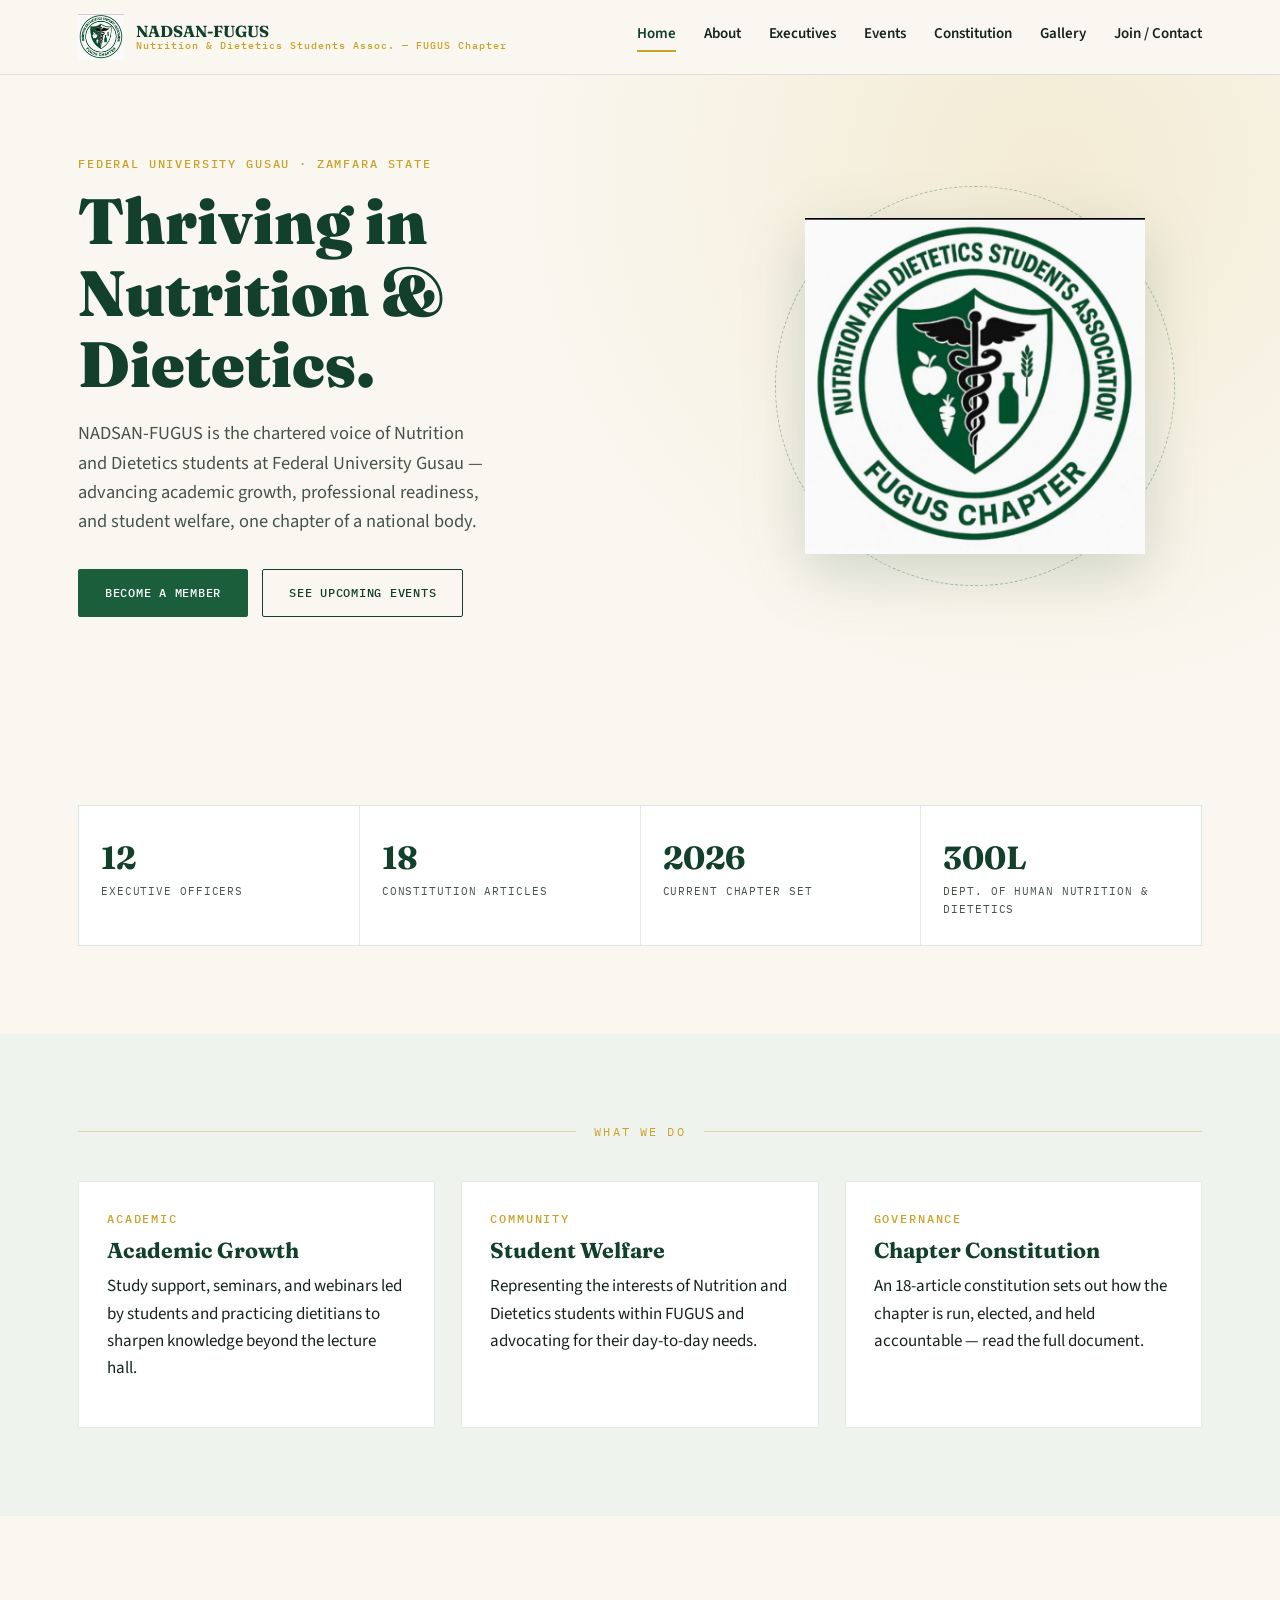
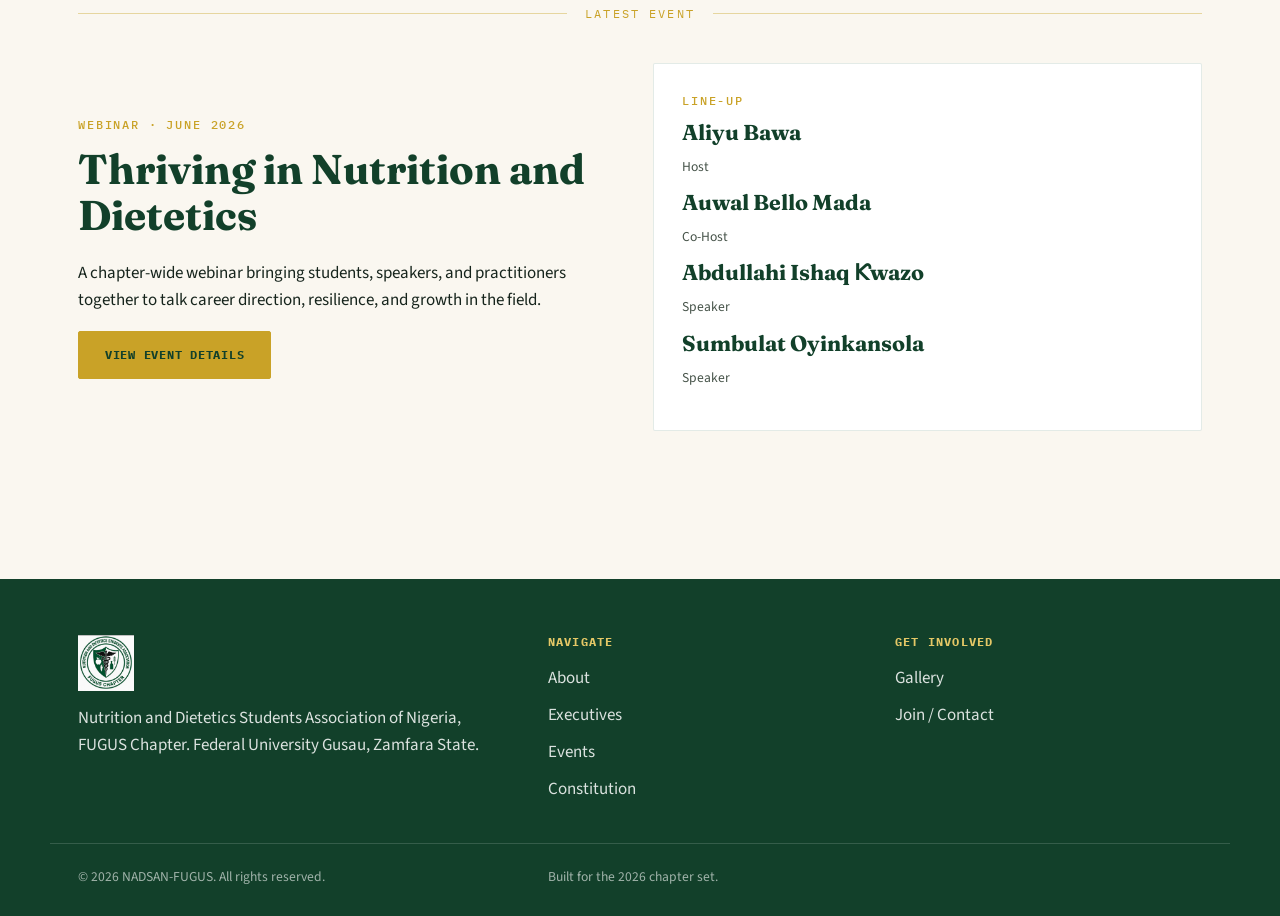
<file: index.html>
<!DOCTYPE html>
<html lang="en">
<head>
<meta charset="UTF-8">
<meta name="viewport" content="width=device-width, initial-scale=1.0">
<title>NADSAN-FUGUS | Nutrition and Dietetics Students Association, FUGUS Chapter</title>
<meta name="description" content="Official site of the Nutrition and Dietetics Students Association of Nigeria, FUGUS Chapter — events, executives, constitution and membership.">
<link rel="icon" href="images/logo.png">
<link rel="stylesheet" href="css/style.css">
</head>
<body>

<header class="site">
  <div class="nav-wrap">
    <a href="index.html" class="brand">
      <img src="images/logo.png" alt="NADSAN-FUGUS seal">
      <span class="brand-text">NADSAN-FUGUS<span>Nutrition &amp; Dietetics Students Assoc. — FUGUS Chapter</span></span>
    </a>
    <button class="nav-toggle" aria-label="Toggle navigation" aria-expanded="false">☰</button>
    <nav class="links">
      <a href="index.html">Home</a>
      <a href="about.html">About</a>
      <a href="executives.html">Executives</a>
      <a href="events.html">Events</a>
      <a href="constitution.html">Constitution</a>
      <a href="gallery.html">Gallery</a>
      <a href="contact.html">Join / Contact</a>
    </nav>
  </div>
</header>

<section class="hero">
  <div class="wrap hero-grid">
    <div>
      <p class="eyebrow">Federal University Gusau · Zamfara State</p>
      <h1>Thriving in Nutrition &amp; Dietetics.</h1>
      <p class="lede">NADSAN-FUGUS is the chartered voice of Nutrition and Dietetics students at Federal University Gusau — advancing academic growth, professional readiness, and student welfare, one chapter of a national body.</p>
      <div class="hero-cta">
        <a href="contact.html" class="btn btn-solid">Become a member</a>
        <a href="events.html" class="btn btn-ghost">See upcoming events</a>
      </div>
    </div>
    <div class="hero-seal">
      <img src="images/logo.png" alt="NADSAN-FUGUS official seal">
    </div>
  </div>
</section>

<section>
  <div class="wrap">
    <div class="stat-strip">
      <div class="stat"><div class="n">12</div><div class="l">Executive Officers</div></div>
      <div class="stat"><div class="n">18</div><div class="l">Constitution Articles</div></div>
      <div class="stat"><div class="n">2026</div><div class="l">Current Chapter Set</div></div>
      <div class="stat"><div class="n">300L</div><div class="l">Dept. of Human Nutrition &amp; Dietetics</div></div>
    </div>
  </div>
</section>

<section class="section-alt">
  <div class="wrap">
    <div class="divider-seal"><span>What we do</span></div>
    <div class="grid grid-3">
      <div class="card">
        <p class="eyebrow">Academic</p>
        <h3>Academic Growth</h3>
        <p>Study support, seminars, and webinars led by students and practicing dietitians to sharpen knowledge beyond the lecture hall.</p>
      </div>
      <div class="card">
        <p class="eyebrow">Community</p>
        <h3>Student Welfare</h3>
        <p>Representing the interests of Nutrition and Dietetics students within FUGUS and advocating for their day-to-day needs.</p>
      </div>
      <div class="card">
        <p class="eyebrow">Governance</p>
        <h3>Chapter Constitution</h3>
        <p>An 18-article constitution sets out how the chapter is run, elected, and held accountable — read the full document.</p>
      </div>
    </div>
  </div>
</section>

<section>
  <div class="wrap">
    <div class="divider-seal"><span>Latest event</span></div>
    <div class="grid grid-2" style="align-items:center;">
      <div>
        <p class="eyebrow">Webinar · June 2026</p>
        <h2>Thriving in Nutrition and Dietetics</h2>
        <p>A chapter-wide webinar bringing students, speakers, and practitioners together to talk career direction, resilience, and growth in the field.</p>
        <a href="events.html" class="btn btn-gold">View event details</a>
      </div>
      <div class="card">
        <p class="eyebrow">Line-up</p>
        <h3>Aliyu Bawa</h3><p class="form-note">Host</p>
        <h3>Auwal Bello Mada</h3><p class="form-note">Co-Host</p>
        <h3>Abdullahi Ishaq Ƙwazo</h3><p class="form-note">Speaker</p>
        <h3>Sumbulat Oyinkansola</h3><p class="form-note">Speaker</p>
      </div>
    </div>
  </div>
</section>

<footer class="site">
  <div class="wrap">
    <div>
      <img src="images/logo.png" alt="NADSAN-FUGUS seal" style="height:56px;width:56px;margin-bottom:14px;">
      <p>Nutrition and Dietetics Students Association of Nigeria, FUGUS Chapter. Federal University Gusau, Zamfara State.</p>
    </div>
    <div>
      <h4>Navigate</h4>
      <ul>
        <li><a href="about.html">About</a></li>
        <li><a href="executives.html">Executives</a></li>
        <li><a href="events.html">Events</a></li>
        <li><a href="constitution.html">Constitution</a></li>
      </ul>
    </div>
    <div>
      <h4>Get involved</h4>
      <ul>
        <li><a href="gallery.html">Gallery</a></li>
        <li><a href="contact.html">Join / Contact</a></li>
      </ul>
    </div>
  </div>
  <div class="wrap footer-bottom">
    <span>© 2026 NADSAN-FUGUS. All rights reserved.</span>
    <span>Built for the 2026 chapter set.</span>
  </div>
</footer>

<script src="js/main.js"></script>
</body>
</html>
</file>
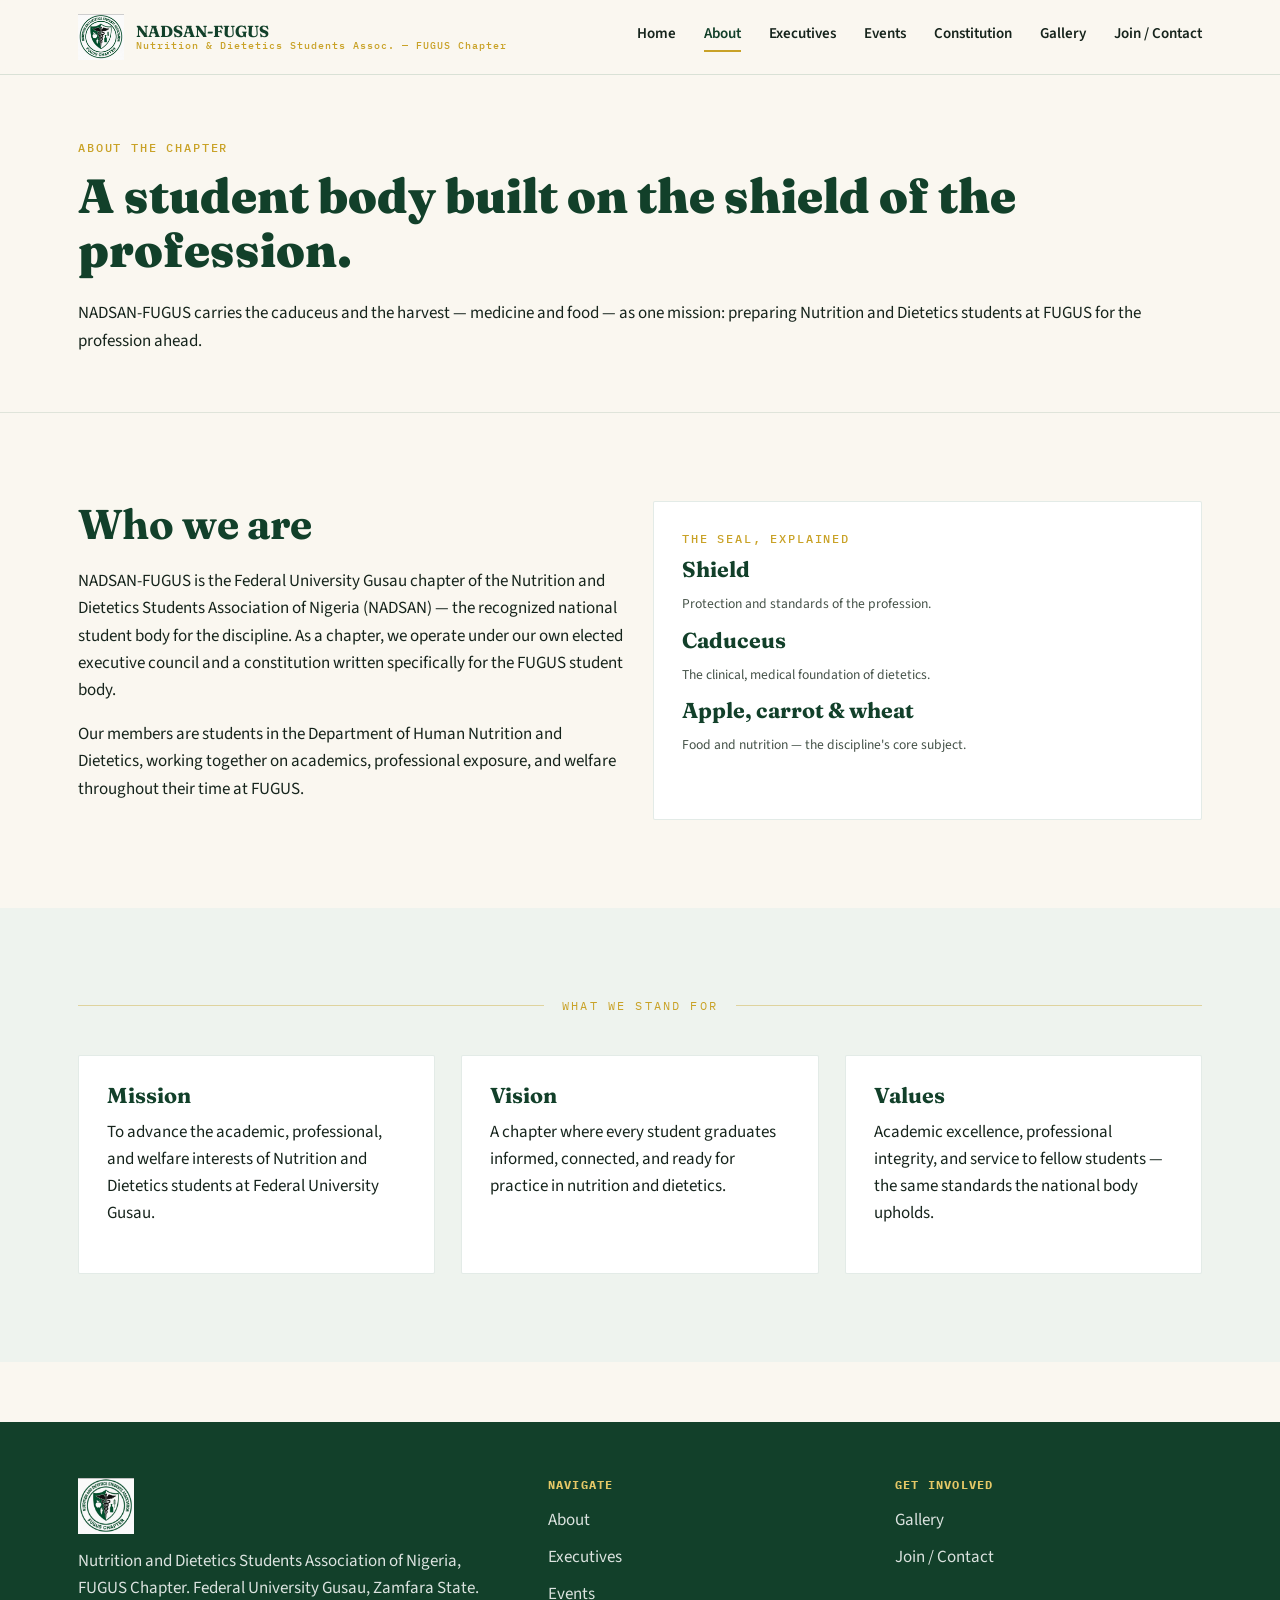
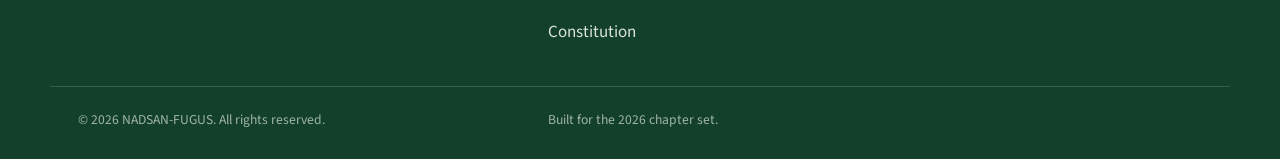
<file: about.html>
<!DOCTYPE html>
<html lang="en">
<head>
<meta charset="UTF-8">
<meta name="viewport" content="width=device-width, initial-scale=1.0">
<title>About | NADSAN-FUGUS</title>
<link rel="icon" href="images/logo.png">
<link rel="stylesheet" href="css/style.css">
</head>
<body>

<header class="site">
  <div class="nav-wrap">
    <a href="index.html" class="brand">
      <img src="images/logo.png" alt="NADSAN-FUGUS seal">
      <span class="brand-text">NADSAN-FUGUS<span>Nutrition &amp; Dietetics Students Assoc. — FUGUS Chapter</span></span>
    </a>
    <button class="nav-toggle" aria-label="Toggle navigation" aria-expanded="false">☰</button>
    <nav class="links">
      <a href="index.html">Home</a>
      <a href="about.html">About</a>
      <a href="executives.html">Executives</a>
      <a href="events.html">Events</a>
      <a href="constitution.html">Constitution</a>
      <a href="gallery.html">Gallery</a>
      <a href="contact.html">Join / Contact</a>
    </nav>
  </div>
</header>

<section class="page-hero">
  <div class="wrap">
    <p class="eyebrow">About the chapter</p>
    <h1>A student body built on the shield of the profession.</h1>
    <p class="lede">NADSAN-FUGUS carries the caduceus and the harvest — medicine and food — as one mission: preparing Nutrition and Dietetics students at FUGUS for the profession ahead.</p>
  </div>
</section>

<section>
  <div class="wrap grid grid-2">
    <div>
      <h2>Who we are</h2>
      <p>NADSAN-FUGUS is the Federal University Gusau chapter of the Nutrition and Dietetics Students Association of Nigeria (NADSAN) — the recognized national student body for the discipline. As a chapter, we operate under our own elected executive council and a constitution written specifically for the FUGUS student body.</p>
      <p>Our members are students in the Department of Human Nutrition and Dietetics, working together on academics, professional exposure, and welfare throughout their time at FUGUS.</p>
    </div>
    <div class="card">
      <p class="eyebrow">The seal, explained</p>
      <h3>Shield</h3>
      <p class="form-note">Protection and standards of the profession.</p>
      <h3>Caduceus</h3>
      <p class="form-note">The clinical, medical foundation of dietetics.</p>
      <h3>Apple, carrot &amp; wheat</h3>
      <p class="form-note">Food and nutrition — the discipline's core subject.</p>
    </div>
  </div>
</section>

<section class="section-alt">
  <div class="wrap">
    <div class="divider-seal"><span>What we stand for</span></div>
    <div class="grid grid-3">
      <div class="card">
        <h3>Mission</h3>
        <p>To advance the academic, professional, and welfare interests of Nutrition and Dietetics students at Federal University Gusau.</p>
      </div>
      <div class="card">
        <h3>Vision</h3>
        <p>A chapter where every student graduates informed, connected, and ready for practice in nutrition and dietetics.</p>
      </div>
      <div class="card">
        <h3>Values</h3>
        <p>Academic excellence, professional integrity, and service to fellow students — the same standards the national body upholds.</p>
      </div>
    </div>
  </div>
</section>

<footer class="site">
  <div class="wrap">
    <div>
      <img src="images/logo.png" alt="NADSAN-FUGUS seal" style="height:56px;width:56px;margin-bottom:14px;">
      <p>Nutrition and Dietetics Students Association of Nigeria, FUGUS Chapter. Federal University Gusau, Zamfara State.</p>
    </div>
    <div>
      <h4>Navigate</h4>
      <ul>
        <li><a href="about.html">About</a></li>
        <li><a href="executives.html">Executives</a></li>
        <li><a href="events.html">Events</a></li>
        <li><a href="constitution.html">Constitution</a></li>
      </ul>
    </div>
    <div>
      <h4>Get involved</h4>
      <ul>
        <li><a href="gallery.html">Gallery</a></li>
        <li><a href="contact.html">Join / Contact</a></li>
      </ul>
    </div>
  </div>
  <div class="wrap footer-bottom">
    <span>© 2026 NADSAN-FUGUS. All rights reserved.</span>
    <span>Built for the 2026 chapter set.</span>
  </div>
</footer>

<script src="js/main.js"></script>
</body>
</html>
</file>
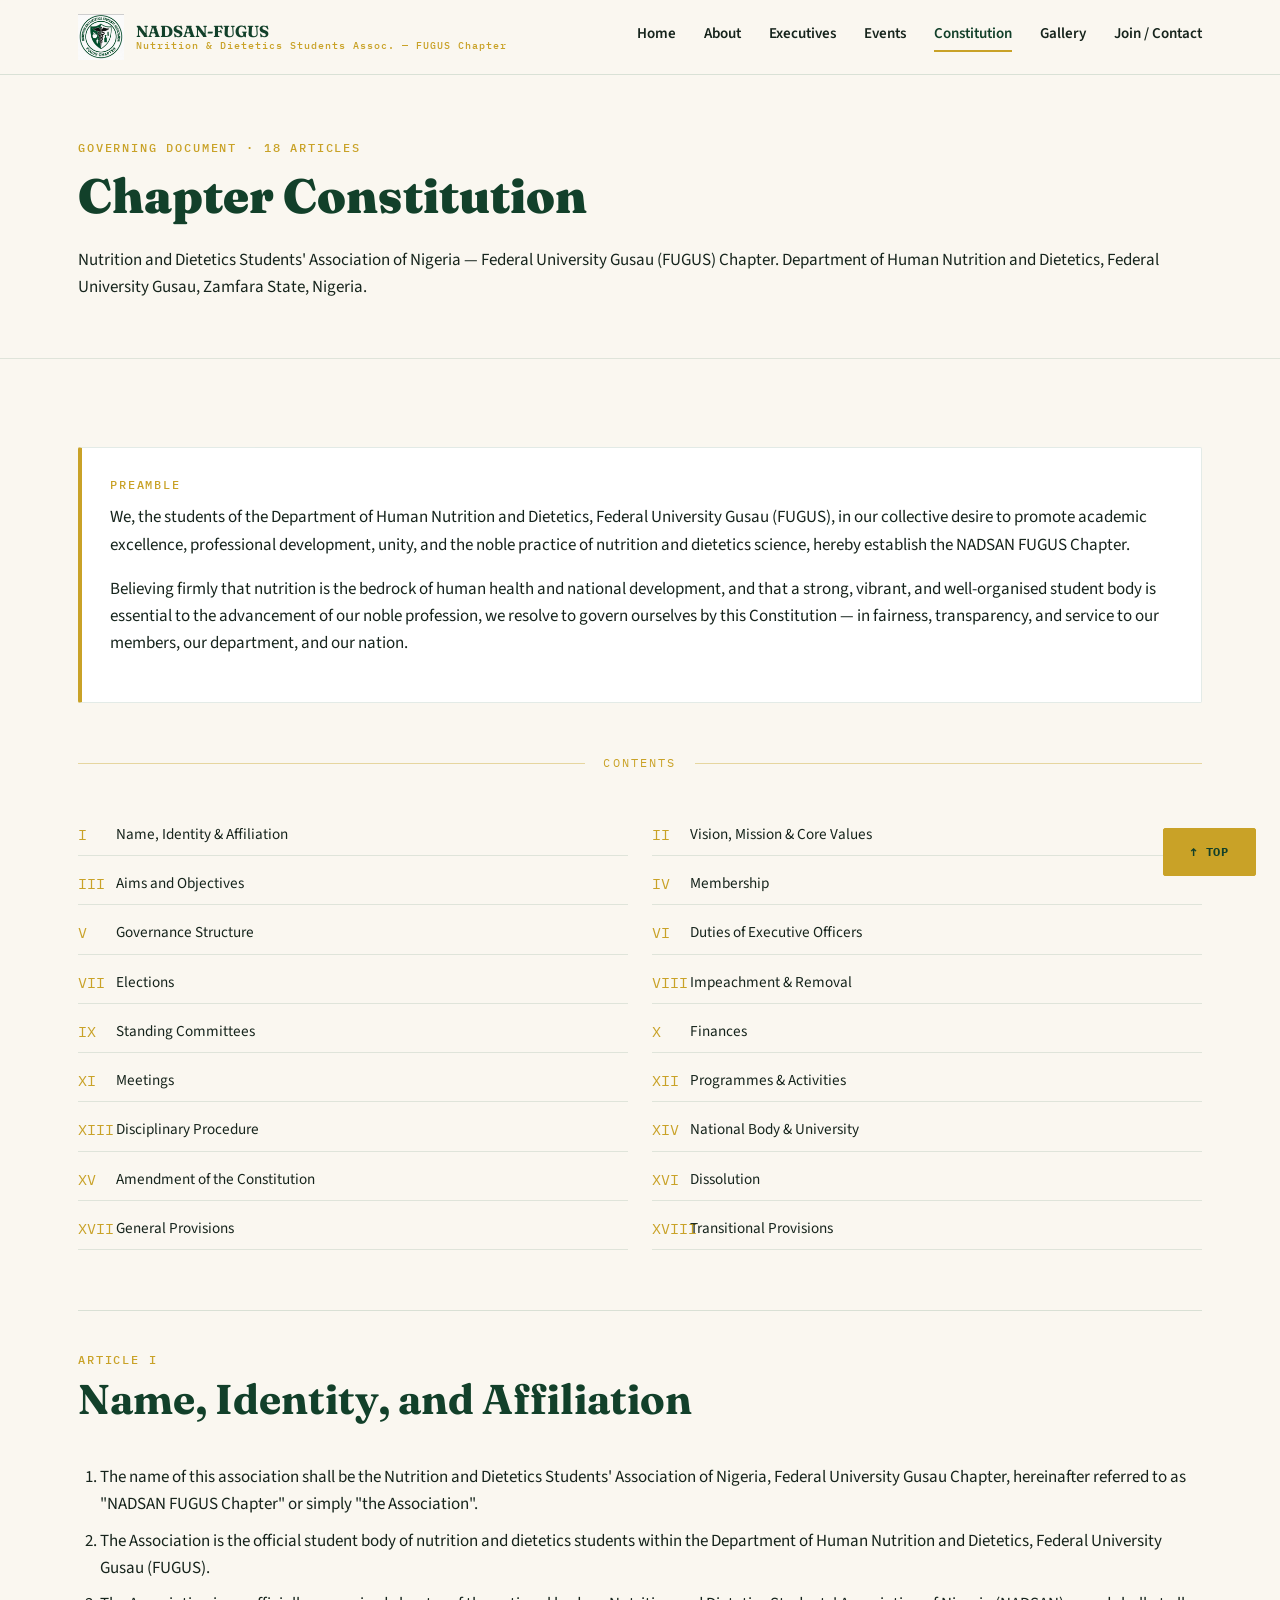
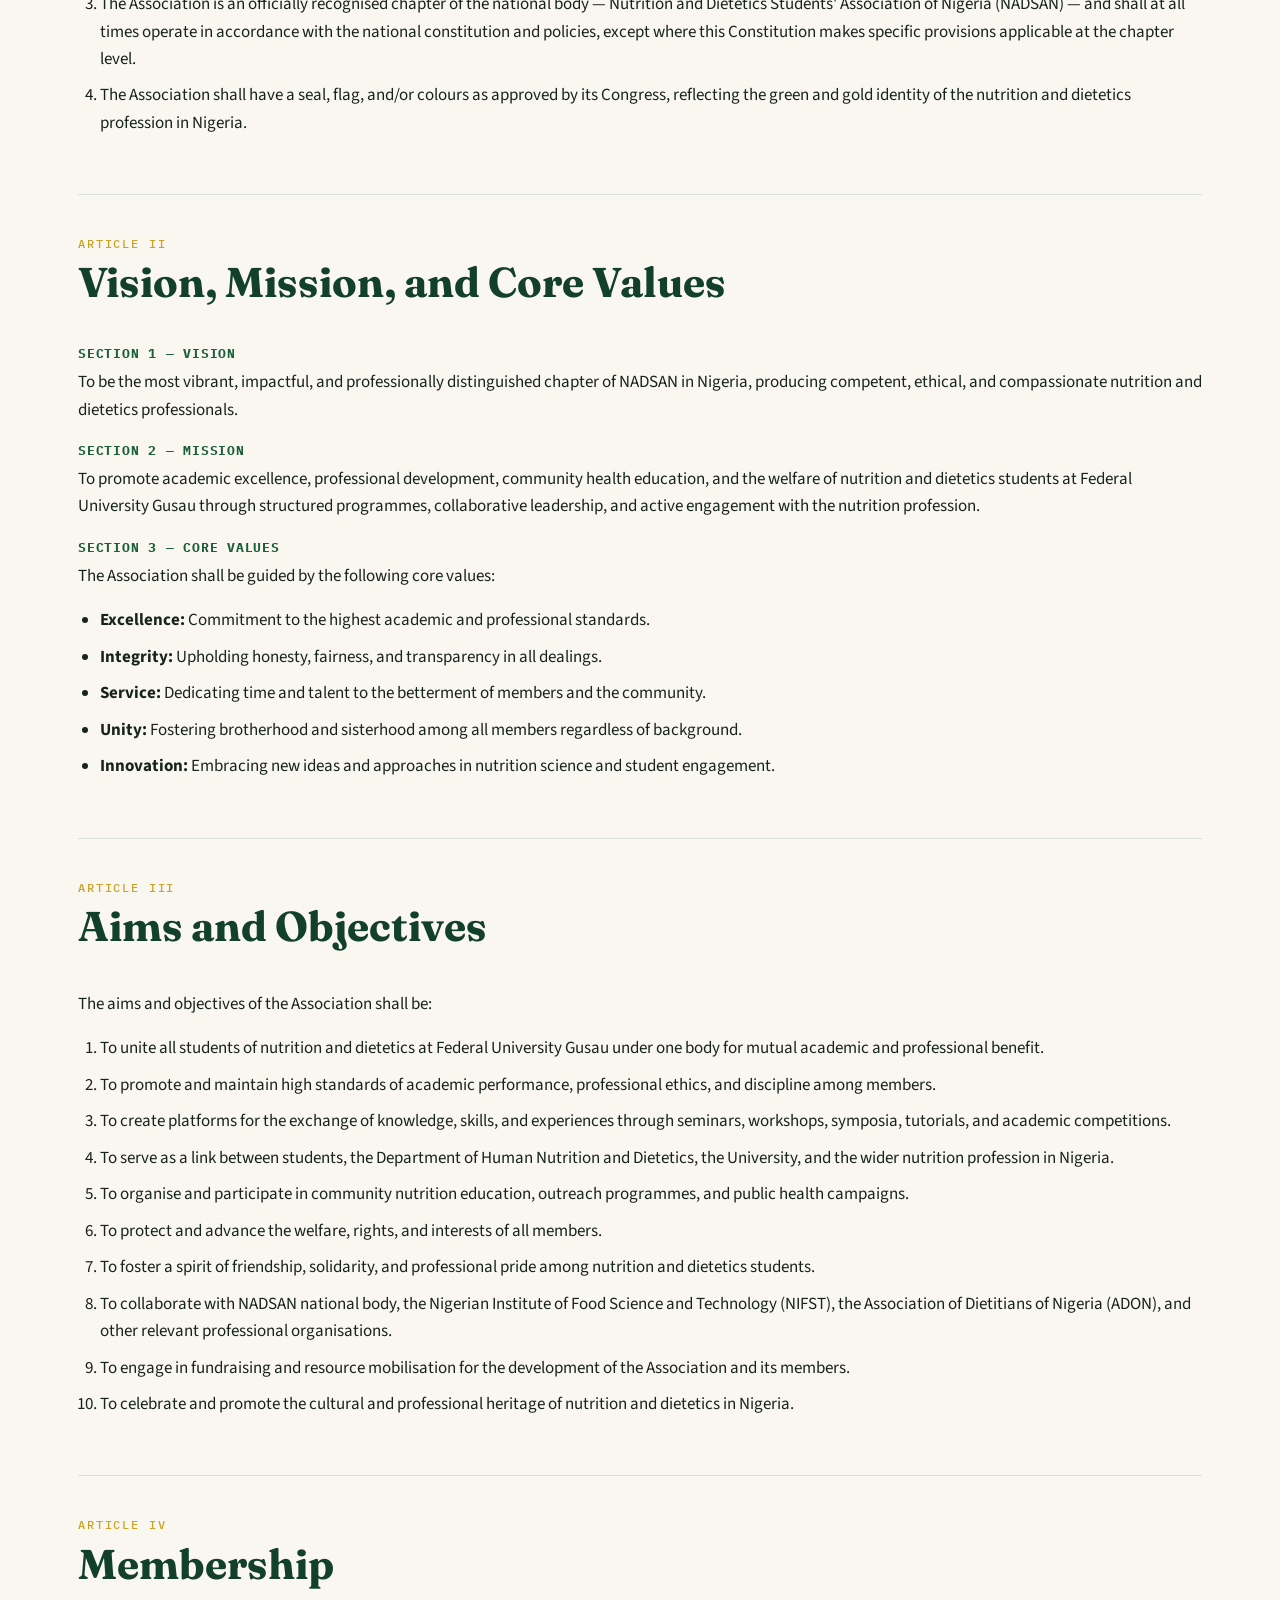
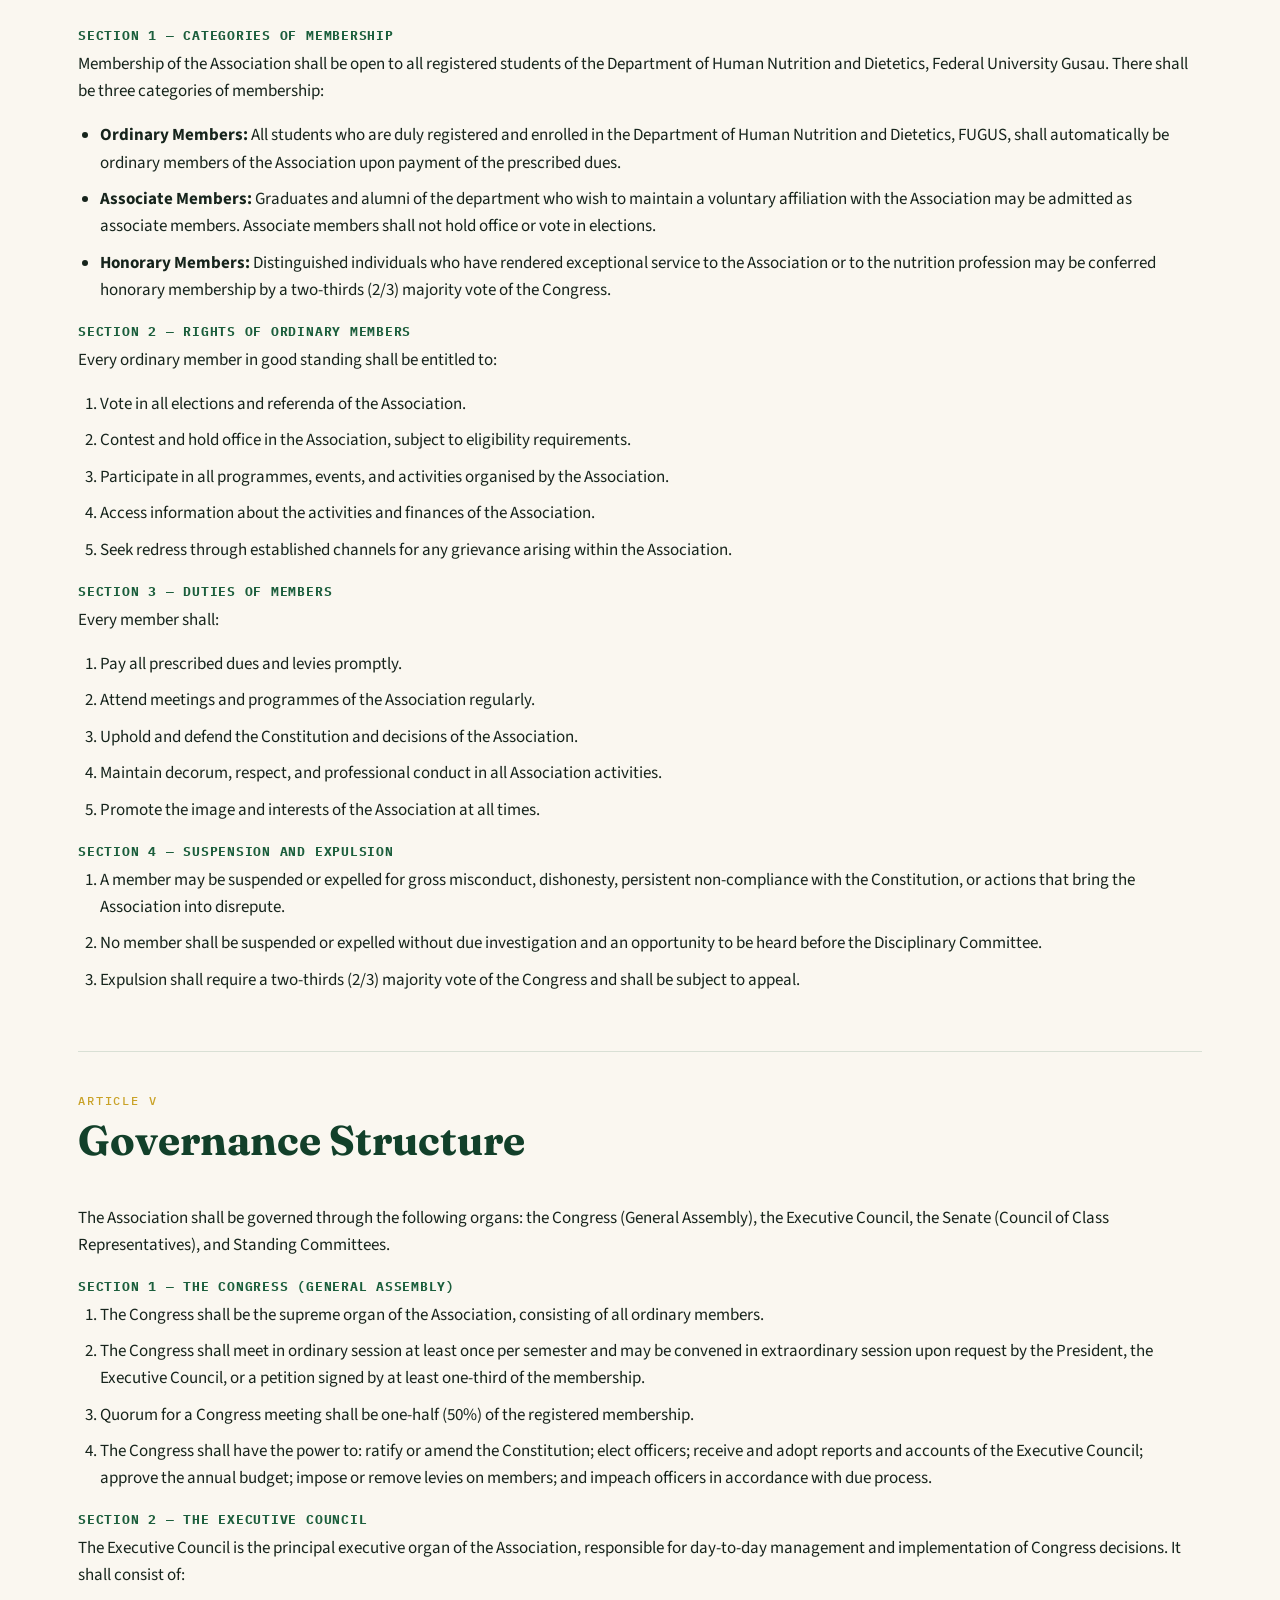
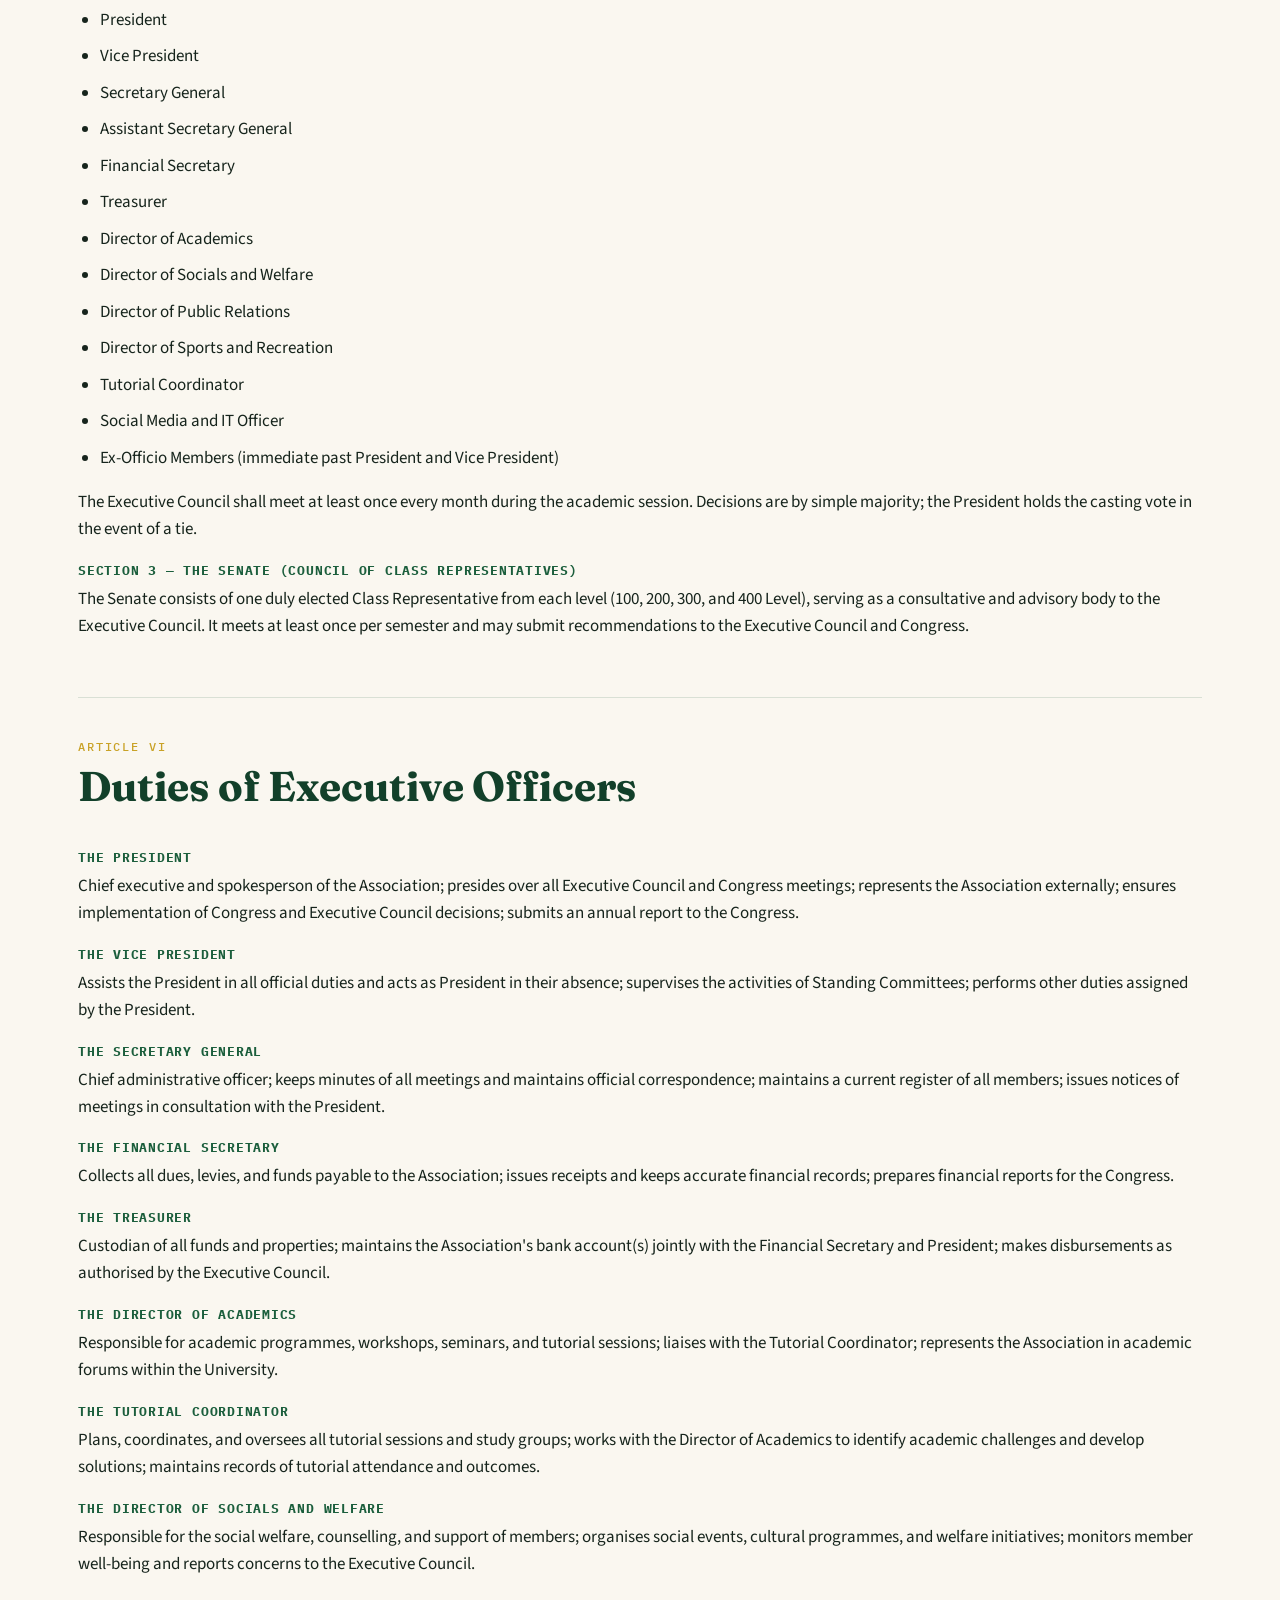
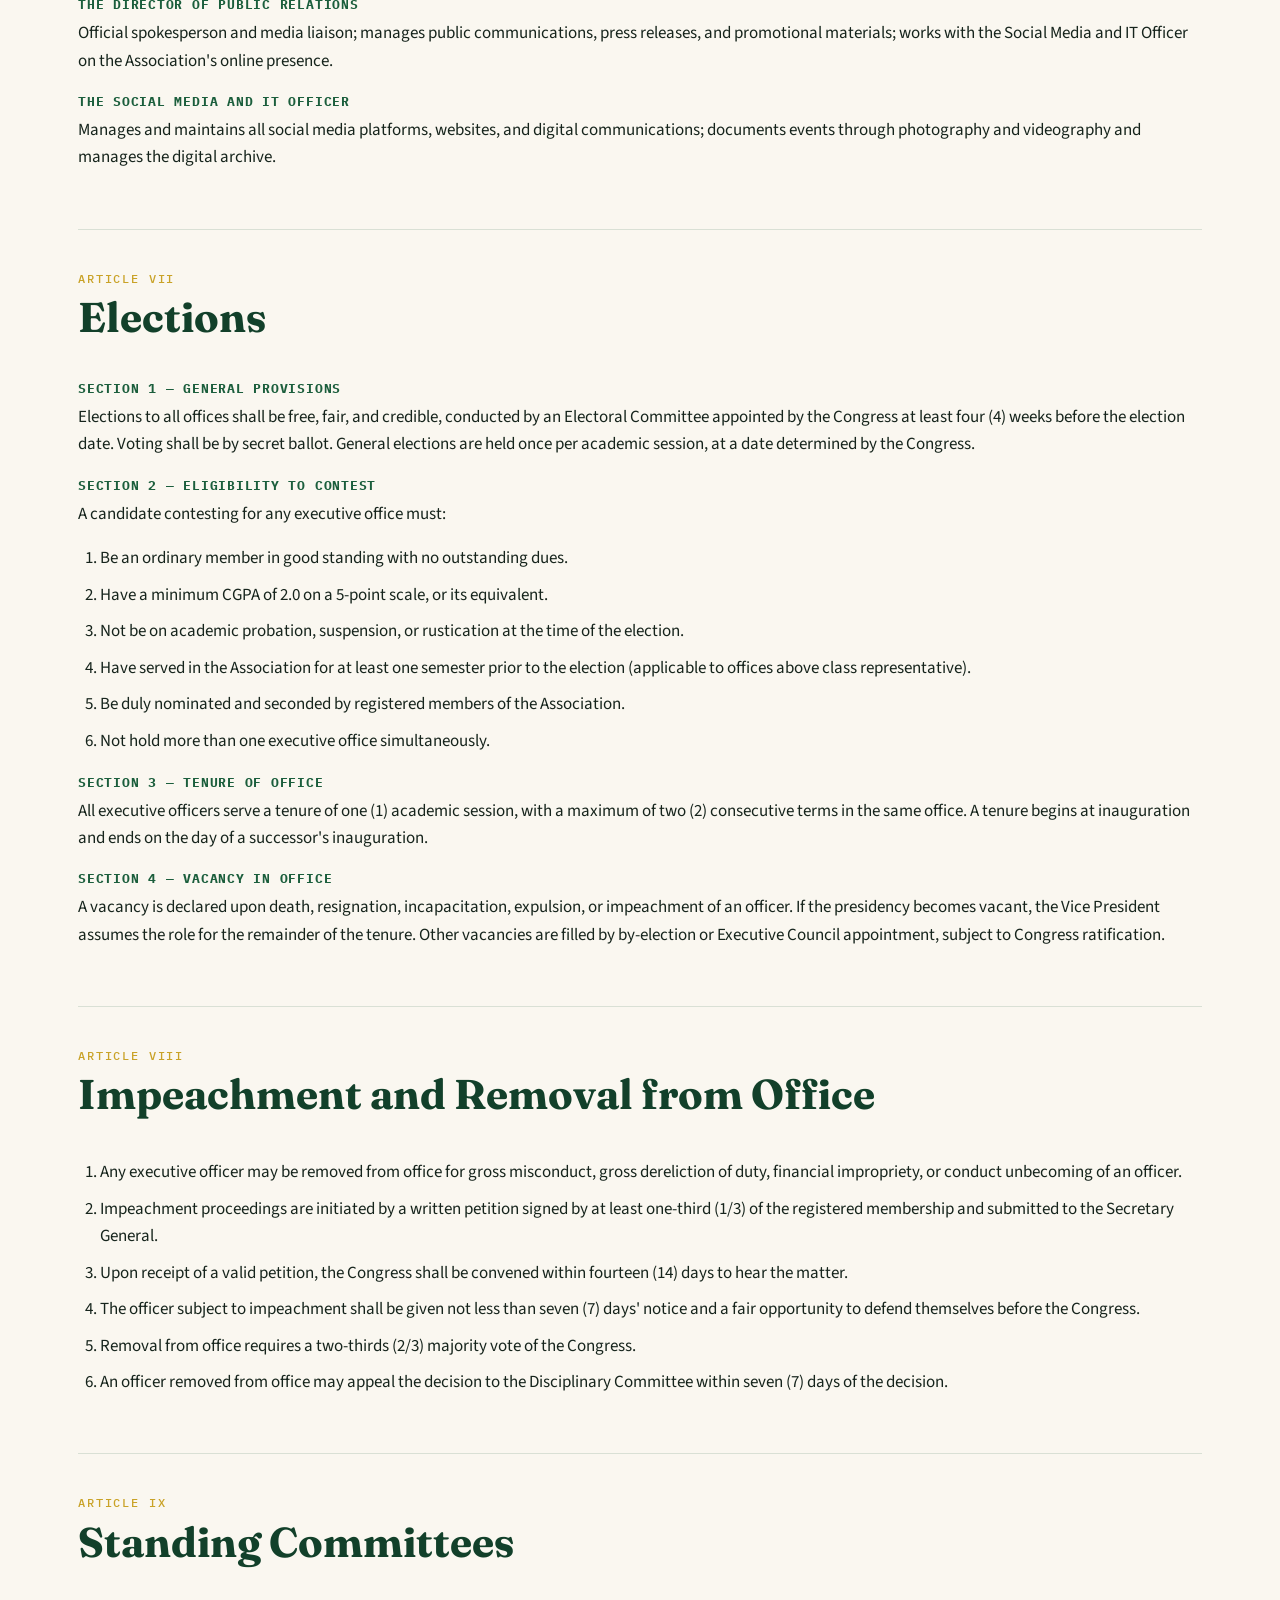
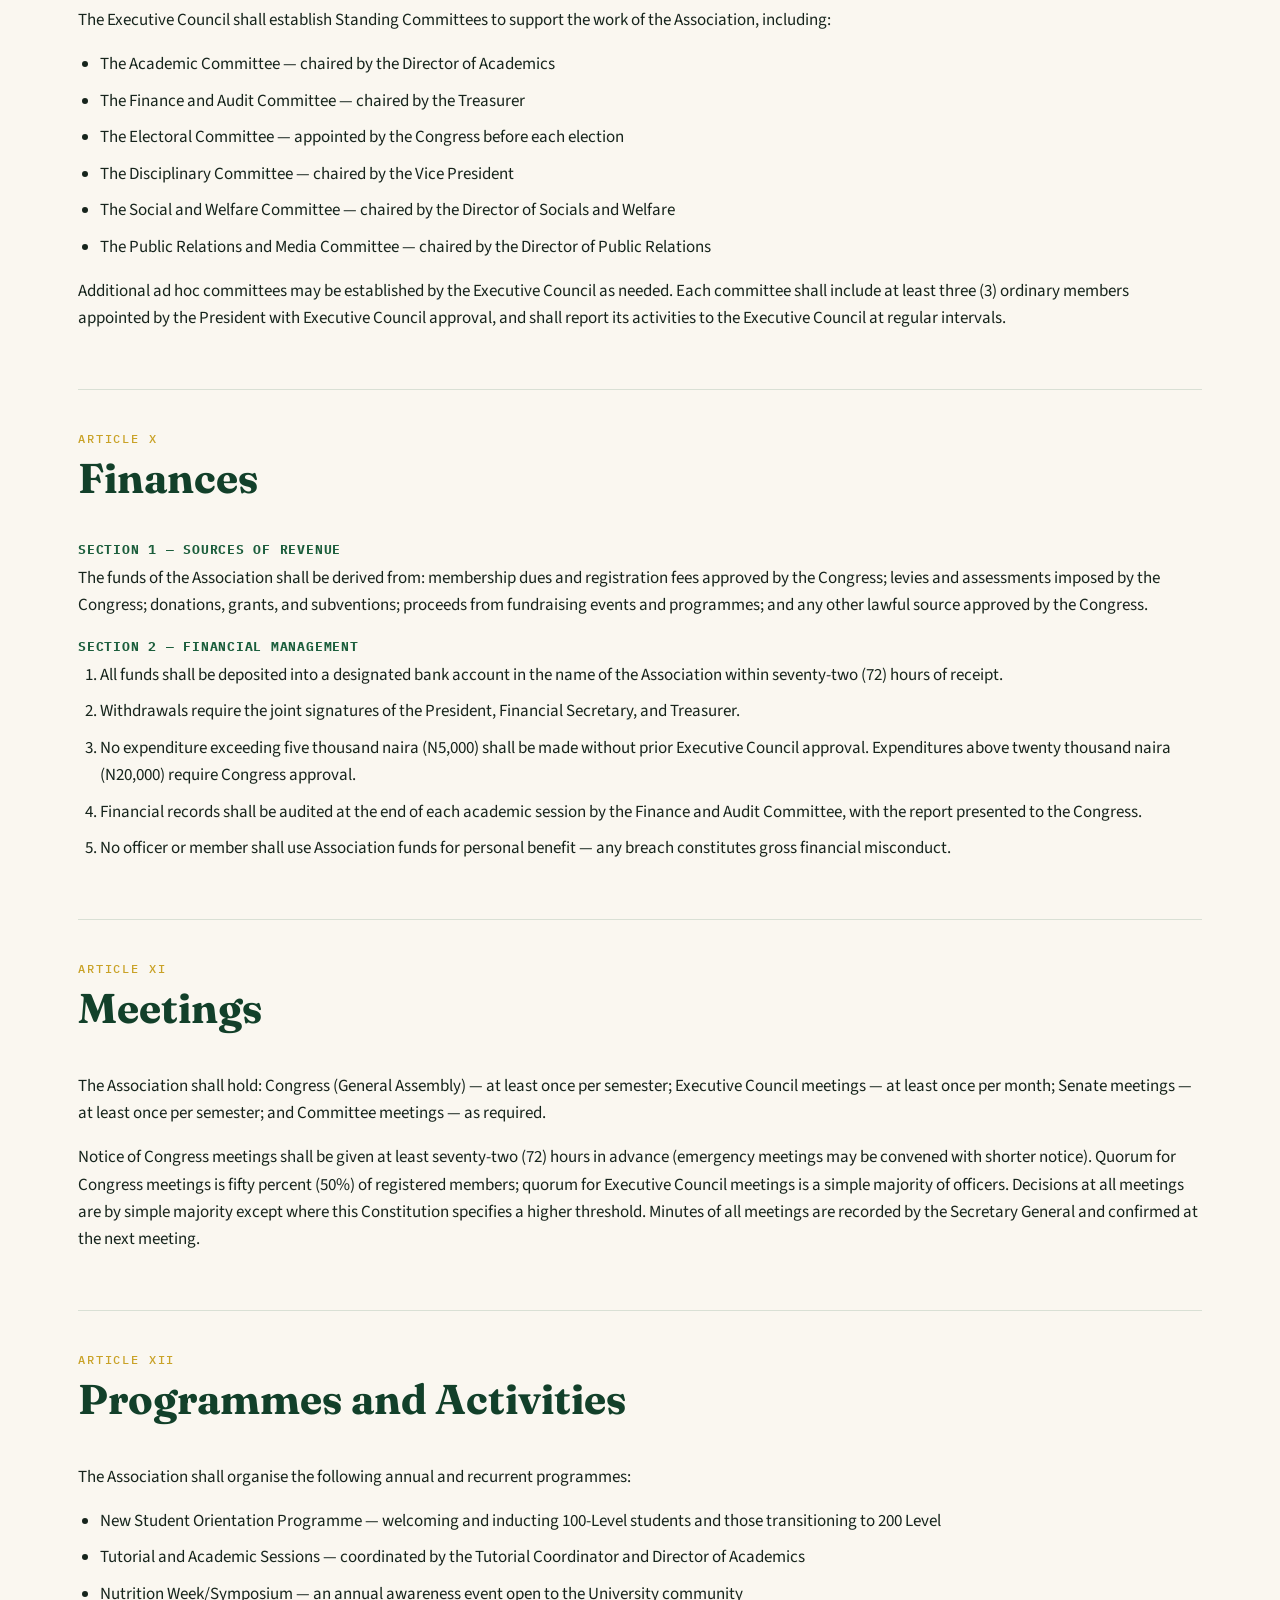
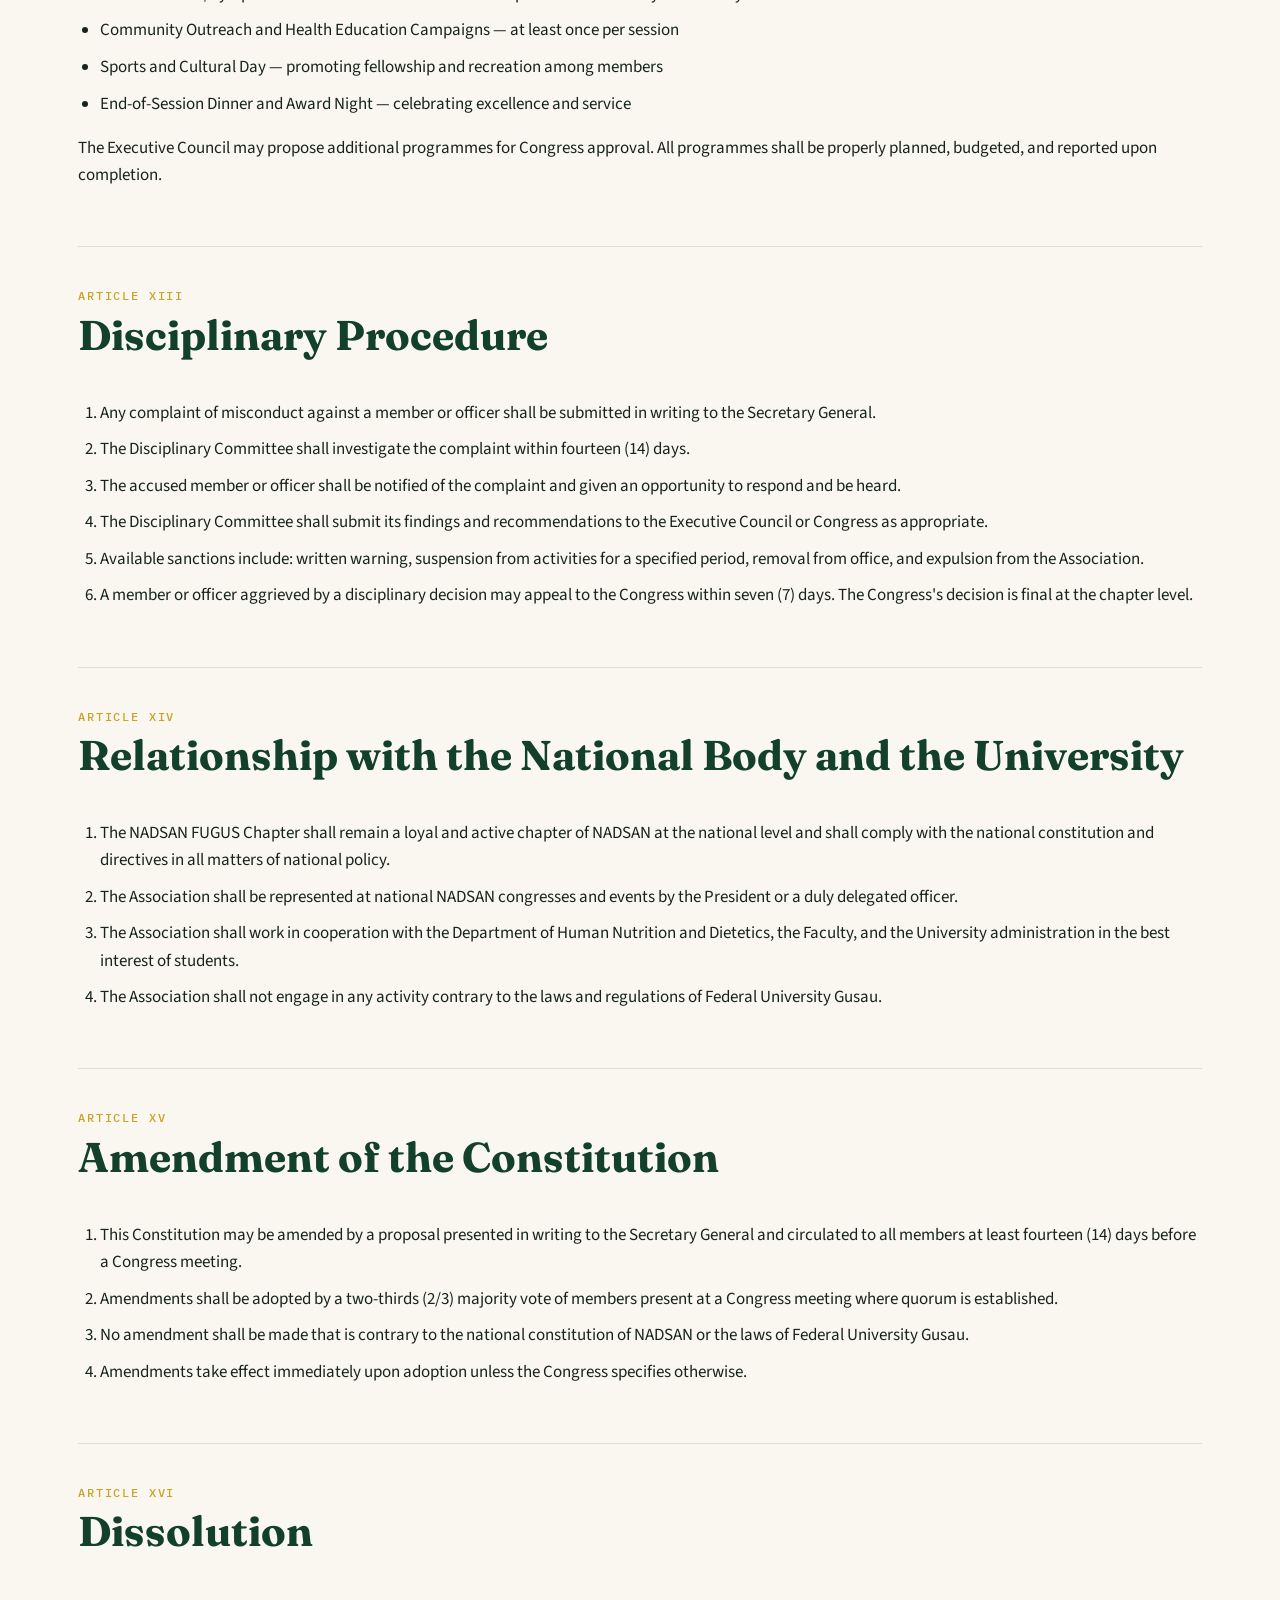
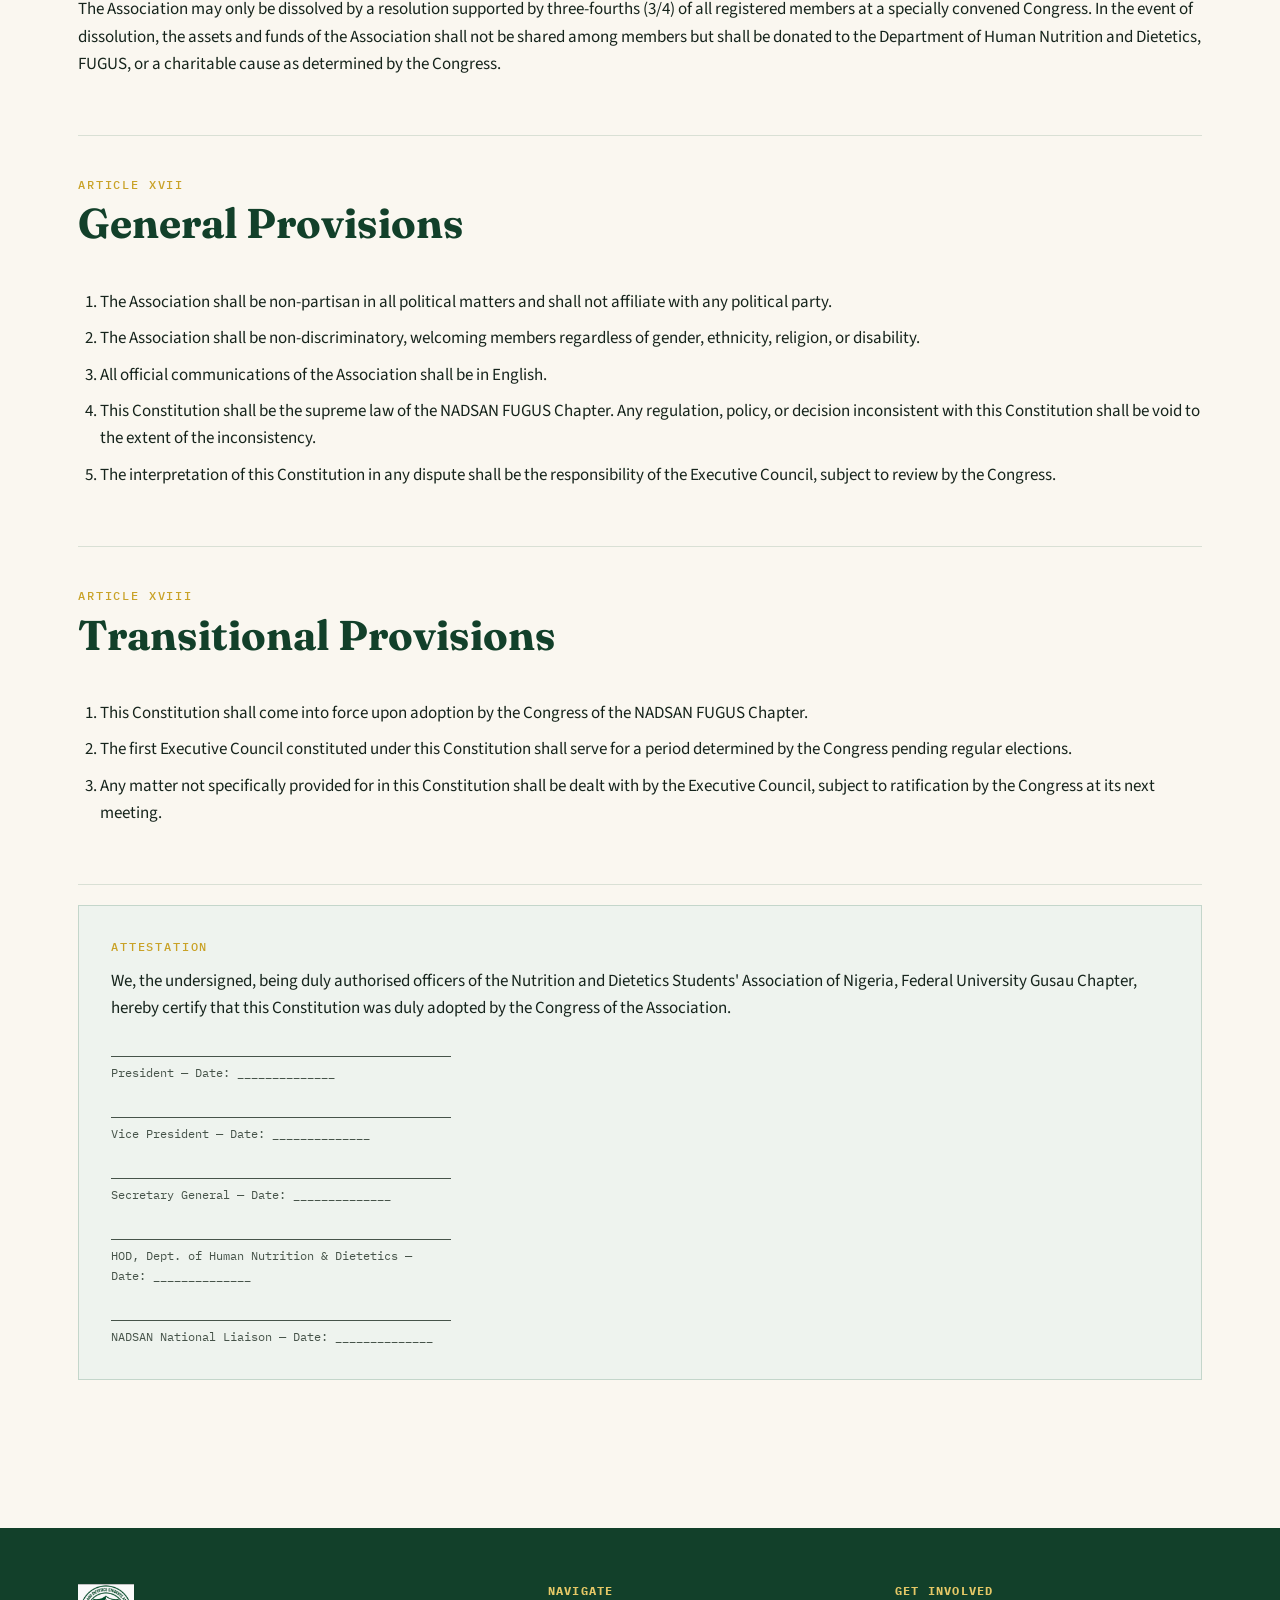
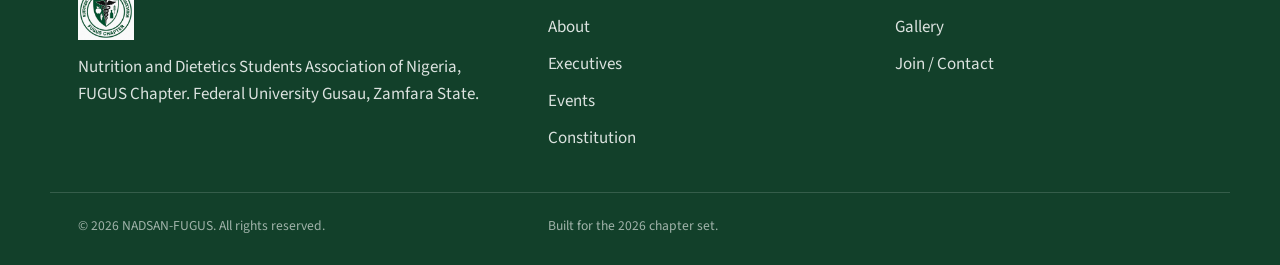
<file: constitution.html>
<!DOCTYPE html>
<html lang="en">
<head>
<meta charset="UTF-8">
<meta name="viewport" content="width=device-width, initial-scale=1.0">
<title>Constitution | NADSAN-FUGUS</title>
<link rel="icon" href="images/logo.png">
<link rel="stylesheet" href="css/style.css">
<style>
  .toc{display:grid; grid-template-columns:repeat(2,1fr); gap:6px 24px; margin:0 0 60px;}
  @media (max-width:700px){.toc{grid-template-columns:1fr;}}
  .toc a{
    display:flex; gap:10px; text-decoration:none; color:var(--ink);
    padding:9px 0; border-bottom:1px solid rgba(27,94,60,.12); font-size:.95rem;
  }
  .toc a:hover{color:var(--green-deep);}
  .toc .num{font-family:'IBM Plex Mono',monospace; color:var(--gold); flex-shrink:0; width:28px;}
  .art{scroll-margin-top:90px; padding:40px 0; border-top:1px solid rgba(27,94,60,.15);}
  .art:last-of-type{border-bottom:1px solid rgba(27,94,60,.15);}
  .art .eyebrow{margin-bottom:6px;}
  .art h2{margin-bottom:1em;}
  .art h4{font-family:'IBM Plex Mono',monospace; font-size:.8rem; letter-spacing:.06em; text-transform:uppercase; color:var(--green); margin:1.6em 0 .6em;}
  .art ol, .art ul{padding-left:1.3em; margin:0 0 1em;}
  .art li{margin-bottom:.55em;}
  .back-top{position:fixed; right:24px; bottom:24px; z-index:40;}
  @media (max-width:700px){.back-top{display:none;}}
  .attest{background:var(--mist); border:1px solid rgba(27,94,60,.2); padding:32px; margin-top:20px;}
  .attest .sig{border-top:1px solid var(--ink-soft); padding-top:6px; margin-top:34px; font-family:'IBM Plex Mono',monospace; font-size:.78rem; color:var(--ink-soft); max-width:340px;}
</style>
</head>
<body>

<header class="site">
  <div class="nav-wrap">
    <a href="index.html" class="brand">
      <img src="images/logo.png" alt="NADSAN-FUGUS seal">
      <span class="brand-text">NADSAN-FUGUS<span>Nutrition &amp; Dietetics Students Assoc. — FUGUS Chapter</span></span>
    </a>
    <button class="nav-toggle" aria-label="Toggle navigation" aria-expanded="false">☰</button>
    <nav class="links">
      <a href="index.html">Home</a>
      <a href="about.html">About</a>
      <a href="executives.html">Executives</a>
      <a href="events.html">Events</a>
      <a href="constitution.html" class="active">Constitution</a>
      <a href="gallery.html">Gallery</a>
      <a href="contact.html">Join / Contact</a>
    </nav>
  </div>
</header>

<section class="page-hero">
  <div class="wrap">
    <p class="eyebrow">Governing document · 18 Articles</p>
    <h1>Chapter Constitution</h1>
    <p class="lede">Nutrition and Dietetics Students' Association of Nigeria — Federal University Gusau (FUGUS) Chapter. Department of Human Nutrition and Dietetics, Federal University Gusau, Zamfara State, Nigeria.</p>
  </div>
</section>

<section>
  <div class="wrap">

    <div class="card" style="margin-bottom:50px; border-left:4px solid var(--gold);">
      <p class="eyebrow">Preamble</p>
      <p>We, the students of the Department of Human Nutrition and Dietetics, Federal University Gusau (FUGUS), in our collective desire to promote academic excellence, professional development, unity, and the noble practice of nutrition and dietetics science, hereby establish the NADSAN FUGUS Chapter.</p>
      <p>Believing firmly that nutrition is the bedrock of human health and national development, and that a strong, vibrant, and well-organised student body is essential to the advancement of our noble profession, we resolve to govern ourselves by this Constitution — in fairness, transparency, and service to our members, our department, and our nation.</p>
    </div>

    <div class="divider-seal"><span>Contents</span></div>
    <nav class="toc" aria-label="Table of contents">
      <a href="#art1"><span class="num">I</span> Name, Identity &amp; Affiliation</a>
      <a href="#art2"><span class="num">II</span> Vision, Mission &amp; Core Values</a>
      <a href="#art3"><span class="num">III</span> Aims and Objectives</a>
      <a href="#art4"><span class="num">IV</span> Membership</a>
      <a href="#art5"><span class="num">V</span> Governance Structure</a>
      <a href="#art6"><span class="num">VI</span> Duties of Executive Officers</a>
      <a href="#art7"><span class="num">VII</span> Elections</a>
      <a href="#art8"><span class="num">VIII</span> Impeachment &amp; Removal</a>
      <a href="#art9"><span class="num">IX</span> Standing Committees</a>
      <a href="#art10"><span class="num">X</span> Finances</a>
      <a href="#art11"><span class="num">XI</span> Meetings</a>
      <a href="#art12"><span class="num">XII</span> Programmes &amp; Activities</a>
      <a href="#art13"><span class="num">XIII</span> Disciplinary Procedure</a>
      <a href="#art14"><span class="num">XIV</span> National Body &amp; University</a>
      <a href="#art15"><span class="num">XV</span> Amendment of the Constitution</a>
      <a href="#art16"><span class="num">XVI</span> Dissolution</a>
      <a href="#art17"><span class="num">XVII</span> General Provisions</a>
      <a href="#art18"><span class="num">XVIII</span> Transitional Provisions</a>
    </nav>

    <article class="art" id="art1">
      <p class="eyebrow">Article I</p>
      <h2>Name, Identity, and Affiliation</h2>
      <ol>
        <li>The name of this association shall be the Nutrition and Dietetics Students' Association of Nigeria, Federal University Gusau Chapter, hereinafter referred to as "NADSAN FUGUS Chapter" or simply "the Association".</li>
        <li>The Association is the official student body of nutrition and dietetics students within the Department of Human Nutrition and Dietetics, Federal University Gusau (FUGUS).</li>
        <li>The Association is an officially recognised chapter of the national body — Nutrition and Dietetics Students' Association of Nigeria (NADSAN) — and shall at all times operate in accordance with the national constitution and policies, except where this Constitution makes specific provisions applicable at the chapter level.</li>
        <li>The Association shall have a seal, flag, and/or colours as approved by its Congress, reflecting the green and gold identity of the nutrition and dietetics profession in Nigeria.</li>
      </ol>
    </article>

    <article class="art" id="art2">
      <p class="eyebrow">Article II</p>
      <h2>Vision, Mission, and Core Values</h2>
      <h4>Section 1 — Vision</h4>
      <p>To be the most vibrant, impactful, and professionally distinguished chapter of NADSAN in Nigeria, producing competent, ethical, and compassionate nutrition and dietetics professionals.</p>
      <h4>Section 2 — Mission</h4>
      <p>To promote academic excellence, professional development, community health education, and the welfare of nutrition and dietetics students at Federal University Gusau through structured programmes, collaborative leadership, and active engagement with the nutrition profession.</p>
      <h4>Section 3 — Core Values</h4>
      <p>The Association shall be guided by the following core values:</p>
      <ul>
        <li><strong>Excellence:</strong> Commitment to the highest academic and professional standards.</li>
        <li><strong>Integrity:</strong> Upholding honesty, fairness, and transparency in all dealings.</li>
        <li><strong>Service:</strong> Dedicating time and talent to the betterment of members and the community.</li>
        <li><strong>Unity:</strong> Fostering brotherhood and sisterhood among all members regardless of background.</li>
        <li><strong>Innovation:</strong> Embracing new ideas and approaches in nutrition science and student engagement.</li>
      </ul>
    </article>

    <article class="art" id="art3">
      <p class="eyebrow">Article III</p>
      <h2>Aims and Objectives</h2>
      <p>The aims and objectives of the Association shall be:</p>
      <ol>
        <li>To unite all students of nutrition and dietetics at Federal University Gusau under one body for mutual academic and professional benefit.</li>
        <li>To promote and maintain high standards of academic performance, professional ethics, and discipline among members.</li>
        <li>To create platforms for the exchange of knowledge, skills, and experiences through seminars, workshops, symposia, tutorials, and academic competitions.</li>
        <li>To serve as a link between students, the Department of Human Nutrition and Dietetics, the University, and the wider nutrition profession in Nigeria.</li>
        <li>To organise and participate in community nutrition education, outreach programmes, and public health campaigns.</li>
        <li>To protect and advance the welfare, rights, and interests of all members.</li>
        <li>To foster a spirit of friendship, solidarity, and professional pride among nutrition and dietetics students.</li>
        <li>To collaborate with NADSAN national body, the Nigerian Institute of Food Science and Technology (NIFST), the Association of Dietitians of Nigeria (ADON), and other relevant professional organisations.</li>
        <li>To engage in fundraising and resource mobilisation for the development of the Association and its members.</li>
        <li>To celebrate and promote the cultural and professional heritage of nutrition and dietetics in Nigeria.</li>
      </ol>
    </article>

    <article class="art" id="art4">
      <p class="eyebrow">Article IV</p>
      <h2>Membership</h2>
      <h4>Section 1 — Categories of Membership</h4>
      <p>Membership of the Association shall be open to all registered students of the Department of Human Nutrition and Dietetics, Federal University Gusau. There shall be three categories of membership:</p>
      <ul>
        <li><strong>Ordinary Members:</strong> All students who are duly registered and enrolled in the Department of Human Nutrition and Dietetics, FUGUS, shall automatically be ordinary members of the Association upon payment of the prescribed dues.</li>
        <li><strong>Associate Members:</strong> Graduates and alumni of the department who wish to maintain a voluntary affiliation with the Association may be admitted as associate members. Associate members shall not hold office or vote in elections.</li>
        <li><strong>Honorary Members:</strong> Distinguished individuals who have rendered exceptional service to the Association or to the nutrition profession may be conferred honorary membership by a two-thirds (2/3) majority vote of the Congress.</li>
      </ul>
      <h4>Section 2 — Rights of Ordinary Members</h4>
      <p>Every ordinary member in good standing shall be entitled to:</p>
      <ol>
        <li>Vote in all elections and referenda of the Association.</li>
        <li>Contest and hold office in the Association, subject to eligibility requirements.</li>
        <li>Participate in all programmes, events, and activities organised by the Association.</li>
        <li>Access information about the activities and finances of the Association.</li>
        <li>Seek redress through established channels for any grievance arising within the Association.</li>
      </ol>
      <h4>Section 3 — Duties of Members</h4>
      <p>Every member shall:</p>
      <ol>
        <li>Pay all prescribed dues and levies promptly.</li>
        <li>Attend meetings and programmes of the Association regularly.</li>
        <li>Uphold and defend the Constitution and decisions of the Association.</li>
        <li>Maintain decorum, respect, and professional conduct in all Association activities.</li>
        <li>Promote the image and interests of the Association at all times.</li>
      </ol>
      <h4>Section 4 — Suspension and Expulsion</h4>
      <ol>
        <li>A member may be suspended or expelled for gross misconduct, dishonesty, persistent non-compliance with the Constitution, or actions that bring the Association into disrepute.</li>
        <li>No member shall be suspended or expelled without due investigation and an opportunity to be heard before the Disciplinary Committee.</li>
        <li>Expulsion shall require a two-thirds (2/3) majority vote of the Congress and shall be subject to appeal.</li>
      </ol>
    </article>

    <article class="art" id="art5">
      <p class="eyebrow">Article V</p>
      <h2>Governance Structure</h2>
      <p>The Association shall be governed through the following organs: the Congress (General Assembly), the Executive Council, the Senate (Council of Class Representatives), and Standing Committees.</p>
      <h4>Section 1 — The Congress (General Assembly)</h4>
      <ol>
        <li>The Congress shall be the supreme organ of the Association, consisting of all ordinary members.</li>
        <li>The Congress shall meet in ordinary session at least once per semester and may be convened in extraordinary session upon request by the President, the Executive Council, or a petition signed by at least one-third of the membership.</li>
        <li>Quorum for a Congress meeting shall be one-half (50%) of the registered membership.</li>
        <li>The Congress shall have the power to: ratify or amend the Constitution; elect officers; receive and adopt reports and accounts of the Executive Council; approve the annual budget; impose or remove levies on members; and impeach officers in accordance with due process.</li>
      </ol>
      <h4>Section 2 — The Executive Council</h4>
      <p>The Executive Council is the principal executive organ of the Association, responsible for day-to-day management and implementation of Congress decisions. It shall consist of:</p>
      <ul>
        <li>President</li>
        <li>Vice President</li>
        <li>Secretary General</li>
        <li>Assistant Secretary General</li>
        <li>Financial Secretary</li>
        <li>Treasurer</li>
        <li>Director of Academics</li>
        <li>Director of Socials and Welfare</li>
        <li>Director of Public Relations</li>
        <li>Director of Sports and Recreation</li>
        <li>Tutorial Coordinator</li>
        <li>Social Media and IT Officer</li>
        <li>Ex-Officio Members (immediate past President and Vice President)</li>
      </ul>
      <p>The Executive Council shall meet at least once every month during the academic session. Decisions are by simple majority; the President holds the casting vote in the event of a tie.</p>
      <h4>Section 3 — The Senate (Council of Class Representatives)</h4>
      <p>The Senate consists of one duly elected Class Representative from each level (100, 200, 300, and 400 Level), serving as a consultative and advisory body to the Executive Council. It meets at least once per semester and may submit recommendations to the Executive Council and Congress.</p>
    </article>

    <article class="art" id="art6">
      <p class="eyebrow">Article VI</p>
      <h2>Duties of Executive Officers</h2>
      <h4>The President</h4>
      <p>Chief executive and spokesperson of the Association; presides over all Executive Council and Congress meetings; represents the Association externally; ensures implementation of Congress and Executive Council decisions; submits an annual report to the Congress.</p>
      <h4>The Vice President</h4>
      <p>Assists the President in all official duties and acts as President in their absence; supervises the activities of Standing Committees; performs other duties assigned by the President.</p>
      <h4>The Secretary General</h4>
      <p>Chief administrative officer; keeps minutes of all meetings and maintains official correspondence; maintains a current register of all members; issues notices of meetings in consultation with the President.</p>
      <h4>The Financial Secretary</h4>
      <p>Collects all dues, levies, and funds payable to the Association; issues receipts and keeps accurate financial records; prepares financial reports for the Congress.</p>
      <h4>The Treasurer</h4>
      <p>Custodian of all funds and properties; maintains the Association's bank account(s) jointly with the Financial Secretary and President; makes disbursements as authorised by the Executive Council.</p>
      <h4>The Director of Academics</h4>
      <p>Responsible for academic programmes, workshops, seminars, and tutorial sessions; liaises with the Tutorial Coordinator; represents the Association in academic forums within the University.</p>
      <h4>The Tutorial Coordinator</h4>
      <p>Plans, coordinates, and oversees all tutorial sessions and study groups; works with the Director of Academics to identify academic challenges and develop solutions; maintains records of tutorial attendance and outcomes.</p>
      <h4>The Director of Socials and Welfare</h4>
      <p>Responsible for the social welfare, counselling, and support of members; organises social events, cultural programmes, and welfare initiatives; monitors member well-being and reports concerns to the Executive Council.</p>
      <h4>The Director of Public Relations</h4>
      <p>Official spokesperson and media liaison; manages public communications, press releases, and promotional materials; works with the Social Media and IT Officer on the Association's online presence.</p>
      <h4>The Social Media and IT Officer</h4>
      <p>Manages and maintains all social media platforms, websites, and digital communications; documents events through photography and videography and manages the digital archive.</p>
    </article>

    <article class="art" id="art7">
      <p class="eyebrow">Article VII</p>
      <h2>Elections</h2>
      <h4>Section 1 — General Provisions</h4>
      <p>Elections to all offices shall be free, fair, and credible, conducted by an Electoral Committee appointed by the Congress at least four (4) weeks before the election date. Voting shall be by secret ballot. General elections are held once per academic session, at a date determined by the Congress.</p>
      <h4>Section 2 — Eligibility to Contest</h4>
      <p>A candidate contesting for any executive office must:</p>
      <ol>
        <li>Be an ordinary member in good standing with no outstanding dues.</li>
        <li>Have a minimum CGPA of 2.0 on a 5-point scale, or its equivalent.</li>
        <li>Not be on academic probation, suspension, or rustication at the time of the election.</li>
        <li>Have served in the Association for at least one semester prior to the election (applicable to offices above class representative).</li>
        <li>Be duly nominated and seconded by registered members of the Association.</li>
        <li>Not hold more than one executive office simultaneously.</li>
      </ol>
      <h4>Section 3 — Tenure of Office</h4>
      <p>All executive officers serve a tenure of one (1) academic session, with a maximum of two (2) consecutive terms in the same office. A tenure begins at inauguration and ends on the day of a successor's inauguration.</p>
      <h4>Section 4 — Vacancy in Office</h4>
      <p>A vacancy is declared upon death, resignation, incapacitation, expulsion, or impeachment of an officer. If the presidency becomes vacant, the Vice President assumes the role for the remainder of the tenure. Other vacancies are filled by by-election or Executive Council appointment, subject to Congress ratification.</p>
    </article>

    <article class="art" id="art8">
      <p class="eyebrow">Article VIII</p>
      <h2>Impeachment and Removal from Office</h2>
      <ol>
        <li>Any executive officer may be removed from office for gross misconduct, gross dereliction of duty, financial impropriety, or conduct unbecoming of an officer.</li>
        <li>Impeachment proceedings are initiated by a written petition signed by at least one-third (1/3) of the registered membership and submitted to the Secretary General.</li>
        <li>Upon receipt of a valid petition, the Congress shall be convened within fourteen (14) days to hear the matter.</li>
        <li>The officer subject to impeachment shall be given not less than seven (7) days' notice and a fair opportunity to defend themselves before the Congress.</li>
        <li>Removal from office requires a two-thirds (2/3) majority vote of the Congress.</li>
        <li>An officer removed from office may appeal the decision to the Disciplinary Committee within seven (7) days of the decision.</li>
      </ol>
    </article>

    <article class="art" id="art9">
      <p class="eyebrow">Article IX</p>
      <h2>Standing Committees</h2>
      <p>The Executive Council shall establish Standing Committees to support the work of the Association, including:</p>
      <ul>
        <li>The Academic Committee — chaired by the Director of Academics</li>
        <li>The Finance and Audit Committee — chaired by the Treasurer</li>
        <li>The Electoral Committee — appointed by the Congress before each election</li>
        <li>The Disciplinary Committee — chaired by the Vice President</li>
        <li>The Social and Welfare Committee — chaired by the Director of Socials and Welfare</li>
        <li>The Public Relations and Media Committee — chaired by the Director of Public Relations</li>
      </ul>
      <p>Additional ad hoc committees may be established by the Executive Council as needed. Each committee shall include at least three (3) ordinary members appointed by the President with Executive Council approval, and shall report its activities to the Executive Council at regular intervals.</p>
    </article>

    <article class="art" id="art10">
      <p class="eyebrow">Article X</p>
      <h2>Finances</h2>
      <h4>Section 1 — Sources of Revenue</h4>
      <p>The funds of the Association shall be derived from: membership dues and registration fees approved by the Congress; levies and assessments imposed by the Congress; donations, grants, and subventions; proceeds from fundraising events and programmes; and any other lawful source approved by the Congress.</p>
      <h4>Section 2 — Financial Management</h4>
      <ol>
        <li>All funds shall be deposited into a designated bank account in the name of the Association within seventy-two (72) hours of receipt.</li>
        <li>Withdrawals require the joint signatures of the President, Financial Secretary, and Treasurer.</li>
        <li>No expenditure exceeding five thousand naira (N5,000) shall be made without prior Executive Council approval. Expenditures above twenty thousand naira (N20,000) require Congress approval.</li>
        <li>Financial records shall be audited at the end of each academic session by the Finance and Audit Committee, with the report presented to the Congress.</li>
        <li>No officer or member shall use Association funds for personal benefit — any breach constitutes gross financial misconduct.</li>
      </ol>
    </article>

    <article class="art" id="art11">
      <p class="eyebrow">Article XI</p>
      <h2>Meetings</h2>
      <p>The Association shall hold: Congress (General Assembly) — at least once per semester; Executive Council meetings — at least once per month; Senate meetings — at least once per semester; and Committee meetings — as required.</p>
      <p>Notice of Congress meetings shall be given at least seventy-two (72) hours in advance (emergency meetings may be convened with shorter notice). Quorum for Congress meetings is fifty percent (50%) of registered members; quorum for Executive Council meetings is a simple majority of officers. Decisions at all meetings are by simple majority except where this Constitution specifies a higher threshold. Minutes of all meetings are recorded by the Secretary General and confirmed at the next meeting.</p>
    </article>

    <article class="art" id="art12">
      <p class="eyebrow">Article XII</p>
      <h2>Programmes and Activities</h2>
      <p>The Association shall organise the following annual and recurrent programmes:</p>
      <ul>
        <li>New Student Orientation Programme — welcoming and inducting 100-Level students and those transitioning to 200 Level</li>
        <li>Tutorial and Academic Sessions — coordinated by the Tutorial Coordinator and Director of Academics</li>
        <li>Nutrition Week/Symposium — an annual awareness event open to the University community</li>
        <li>Community Outreach and Health Education Campaigns — at least once per session</li>
        <li>Sports and Cultural Day — promoting fellowship and recreation among members</li>
        <li>End-of-Session Dinner and Award Night — celebrating excellence and service</li>
      </ul>
      <p>The Executive Council may propose additional programmes for Congress approval. All programmes shall be properly planned, budgeted, and reported upon completion.</p>
    </article>

    <article class="art" id="art13">
      <p class="eyebrow">Article XIII</p>
      <h2>Disciplinary Procedure</h2>
      <ol>
        <li>Any complaint of misconduct against a member or officer shall be submitted in writing to the Secretary General.</li>
        <li>The Disciplinary Committee shall investigate the complaint within fourteen (14) days.</li>
        <li>The accused member or officer shall be notified of the complaint and given an opportunity to respond and be heard.</li>
        <li>The Disciplinary Committee shall submit its findings and recommendations to the Executive Council or Congress as appropriate.</li>
        <li>Available sanctions include: written warning, suspension from activities for a specified period, removal from office, and expulsion from the Association.</li>
        <li>A member or officer aggrieved by a disciplinary decision may appeal to the Congress within seven (7) days. The Congress's decision is final at the chapter level.</li>
      </ol>
    </article>

    <article class="art" id="art14">
      <p class="eyebrow">Article XIV</p>
      <h2>Relationship with the National Body and the University</h2>
      <ol>
        <li>The NADSAN FUGUS Chapter shall remain a loyal and active chapter of NADSAN at the national level and shall comply with the national constitution and directives in all matters of national policy.</li>
        <li>The Association shall be represented at national NADSAN congresses and events by the President or a duly delegated officer.</li>
        <li>The Association shall work in cooperation with the Department of Human Nutrition and Dietetics, the Faculty, and the University administration in the best interest of students.</li>
        <li>The Association shall not engage in any activity contrary to the laws and regulations of Federal University Gusau.</li>
      </ol>
    </article>

    <article class="art" id="art15">
      <p class="eyebrow">Article XV</p>
      <h2>Amendment of the Constitution</h2>
      <ol>
        <li>This Constitution may be amended by a proposal presented in writing to the Secretary General and circulated to all members at least fourteen (14) days before a Congress meeting.</li>
        <li>Amendments shall be adopted by a two-thirds (2/3) majority vote of members present at a Congress meeting where quorum is established.</li>
        <li>No amendment shall be made that is contrary to the national constitution of NADSAN or the laws of Federal University Gusau.</li>
        <li>Amendments take effect immediately upon adoption unless the Congress specifies otherwise.</li>
      </ol>
    </article>

    <article class="art" id="art16">
      <p class="eyebrow">Article XVI</p>
      <h2>Dissolution</h2>
      <p>The Association may only be dissolved by a resolution supported by three-fourths (3/4) of all registered members at a specially convened Congress. In the event of dissolution, the assets and funds of the Association shall not be shared among members but shall be donated to the Department of Human Nutrition and Dietetics, FUGUS, or a charitable cause as determined by the Congress.</p>
    </article>

    <article class="art" id="art17">
      <p class="eyebrow">Article XVII</p>
      <h2>General Provisions</h2>
      <ol>
        <li>The Association shall be non-partisan in all political matters and shall not affiliate with any political party.</li>
        <li>The Association shall be non-discriminatory, welcoming members regardless of gender, ethnicity, religion, or disability.</li>
        <li>All official communications of the Association shall be in English.</li>
        <li>This Constitution shall be the supreme law of the NADSAN FUGUS Chapter. Any regulation, policy, or decision inconsistent with this Constitution shall be void to the extent of the inconsistency.</li>
        <li>The interpretation of this Constitution in any dispute shall be the responsibility of the Executive Council, subject to review by the Congress.</li>
      </ol>
    </article>

    <article class="art" id="art18">
      <p class="eyebrow">Article XVIII</p>
      <h2>Transitional Provisions</h2>
      <ol>
        <li>This Constitution shall come into force upon adoption by the Congress of the NADSAN FUGUS Chapter.</li>
        <li>The first Executive Council constituted under this Constitution shall serve for a period determined by the Congress pending regular elections.</li>
        <li>Any matter not specifically provided for in this Constitution shall be dealt with by the Executive Council, subject to ratification by the Congress at its next meeting.</li>
      </ol>
    </article>

    <div class="attest">
      <p class="eyebrow">Attestation</p>
      <p>We, the undersigned, being duly authorised officers of the Nutrition and Dietetics Students' Association of Nigeria, Federal University Gusau Chapter, hereby certify that this Constitution was duly adopted by the Congress of the Association.</p>
      <div class="sig">President — Date: ______________</div>
      <div class="sig">Vice President — Date: ______________</div>
      <div class="sig">Secretary General — Date: ______________</div>
      <div class="sig">HOD, Dept. of Human Nutrition &amp; Dietetics — Date: ______________</div>
      <div class="sig">NADSAN National Liaison — Date: ______________</div>
    </div>

  </div>
</section>

<a href="#" class="btn btn-gold back-top">↑ Top</a>

<footer class="site">
  <div class="wrap">
    <div>
      <img src="images/logo.png" alt="NADSAN-FUGUS seal" style="height:56px;width:56px;margin-bottom:14px;">
      <p>Nutrition and Dietetics Students Association of Nigeria, FUGUS Chapter. Federal University Gusau, Zamfara State.</p>
    </div>
    <div>
      <h4>Navigate</h4>
      <ul>
        <li><a href="about.html">About</a></li>
        <li><a href="executives.html">Executives</a></li>
        <li><a href="events.html">Events</a></li>
        <li><a href="constitution.html">Constitution</a></li>
      </ul>
    </div>
    <div>
      <h4>Get involved</h4>
      <ul>
        <li><a href="gallery.html">Gallery</a></li>
        <li><a href="contact.html">Join / Contact</a></li>
      </ul>
    </div>
  </div>
  <div class="wrap footer-bottom">
    <span>© 2026 NADSAN-FUGUS. All rights reserved.</span>
    <span>Built for the 2026 chapter set.</span>
  </div>
</footer>

<script src="js/main.js"></script>
</body>
</html>
</file>
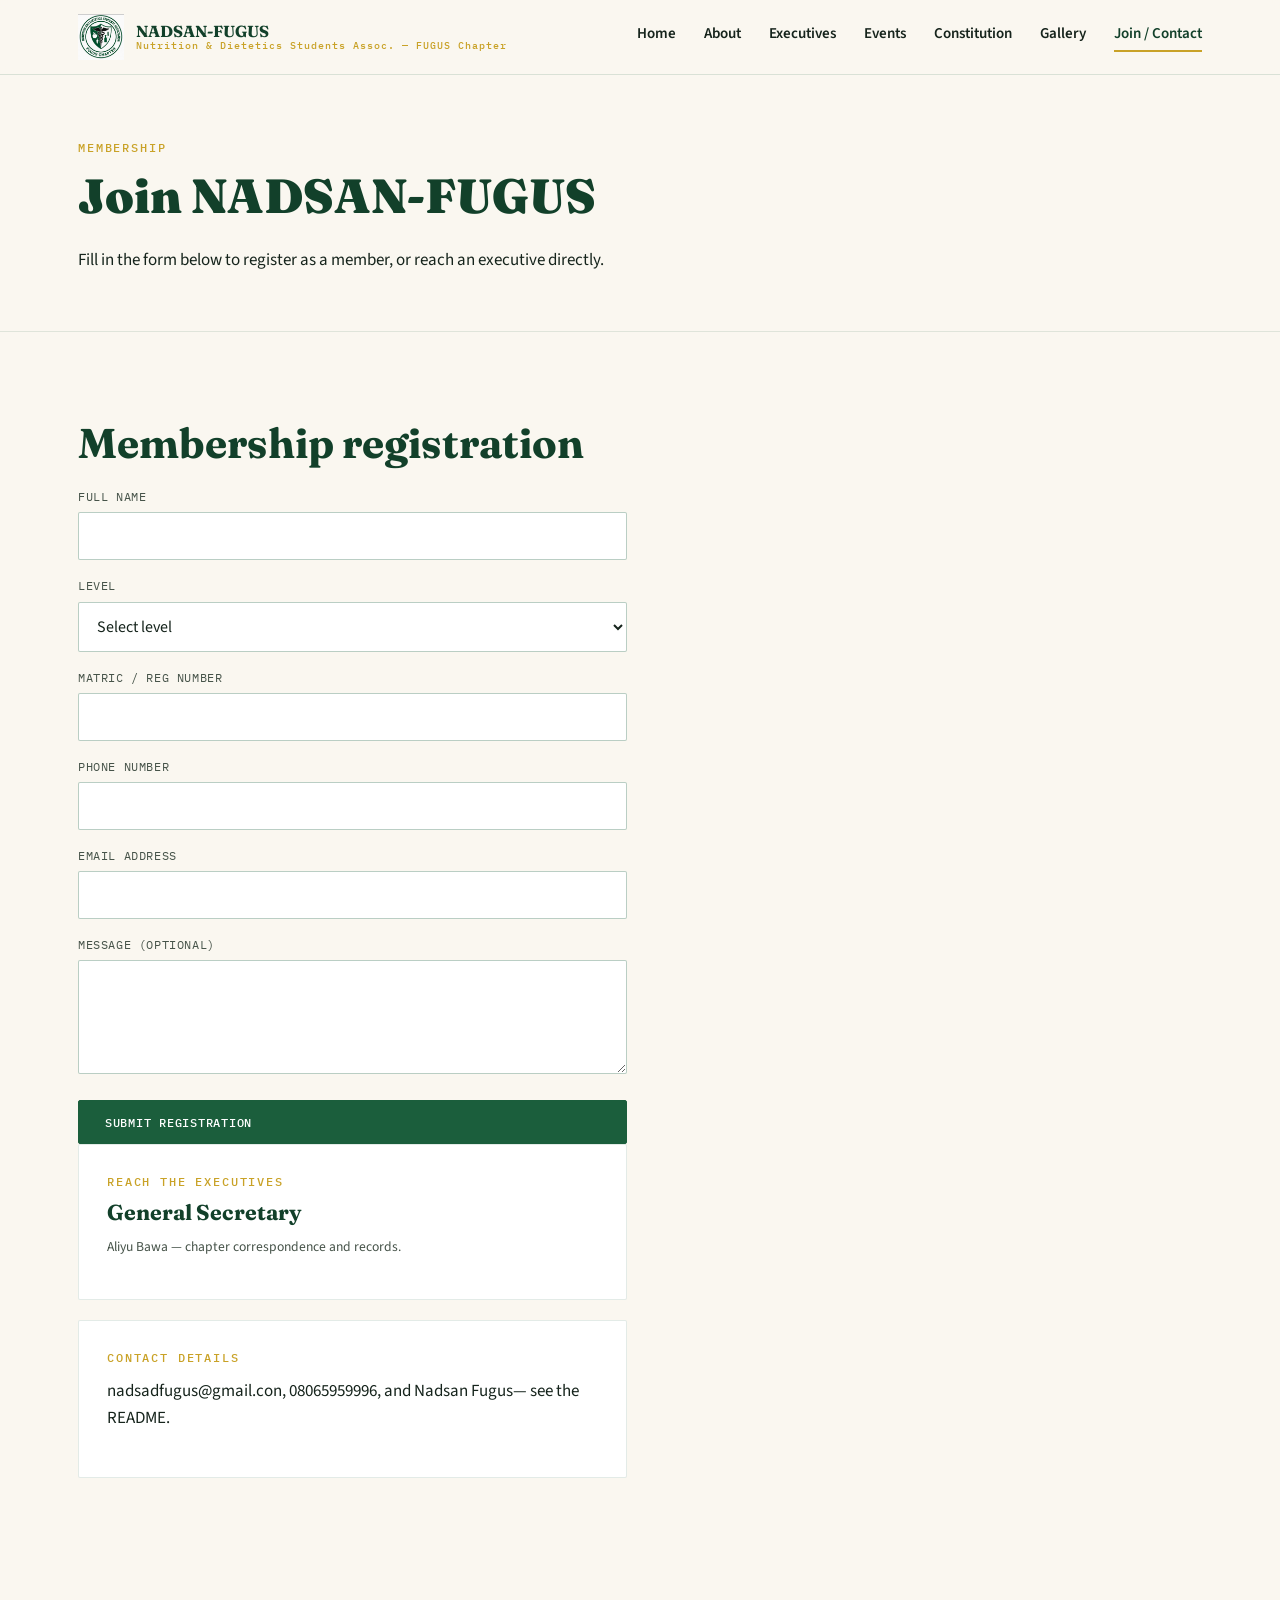
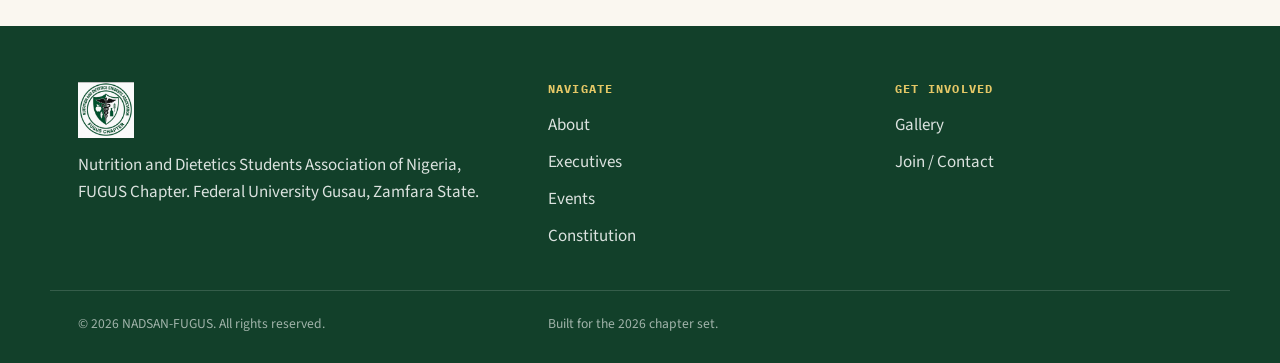
<file: contact.html>
<!DOCTYPE html>
<html lang="en">
<head>
<meta charset="UTF-8">
<meta name="viewport" content="width=device-width, initial-scale=1.0">
<title>Join / Contact | NADSAN-FUGUS</title>
<link rel="icon" href="images/logo.png">
<link rel="stylesheet" href="css/style.css">
</head>
<body>

<header class="site">
  <div class="nav-wrap">
    <a href="index.html" class="brand">
      <img src="images/logo.png" alt="NADSAN-FUGUS seal">
      <span class="brand-text">NADSAN-FUGUS<span>Nutrition &amp; Dietetics Students Assoc. — FUGUS Chapter</span></span>
    </a>
    <button class="nav-toggle" aria-label="Toggle navigation" aria-expanded="false">☰</button>
    <nav class="links">
      <a href="index.html">Home</a>
      <a href="about.html">About</a>
      <a href="executives.html">Executives</a>
      <a href="events.html">Events</a>
      <a href="constitution.html">Constitution</a>
      <a href="gallery.html">Gallery</a>
      <a href="contact.html">Join / Contact</a>
    </nav>
  </div>
</header>

<section class="page-hero">
  <div class="wrap">
    <p class="eyebrow">Membership</p>
    <h1>Join NADSAN-FUGUS</h1>
    <p class="lede">Fill in the form below to register as a member, or reach an executive directly.</p>
  </div>
</section>

<section>
  <div class="wrap grid grid-2" style="align-items:start;">
    <div>
      <h2>Membership registration</h2>
<form class="stack" action="https://formspree.io/f/xrpzadwy" method="POST" data-ajax="true">
        <div>
          <label for="name">Full name</label>
          <input type="text" id="name" name="name" required>
        </div>
        <div>
          <label for="level">Level</label>
          <select id="level" name="level" required>
            <option value="">Select level</option>
            <option>100 Level</option>
            <option>200 Level</option>
            <option>300 Level</option>
            <option>400 Level</option>
            <option>500 Level</option>
          </select>
        </div>
        <div>
          <label for="matric">Matric / Reg number</label>
          <input type="text" id="matric" name="matric" required>
        </div>
        <div>
          <label for="phone">Phone number</label>
          <input type="tel" id="phone" name="phone" required>
        </div>
        <div>
          <label for="email">Email address</label>
          <input type="email" id="email" name="email" required>
        </div>
        <div>
          <label for="message">Message (optional)</label>
          <textarea id="message" name="message" rows="4"></textarea>
        </div>
     <button type="submit" class="btn btn-solid">Submit registration</button>
  </form>
  <p class="form-success">Thank you — your registration has been received.</p>
  <div>
      <div class="card" style="margin-bottom:20px;">
        <p class="eyebrow">Reach the executives</p>
        <h3>General Secretary</h3>
        <p class="form-note">Aliyu Bawa — chapter correspondence and records.</p>
      </div>
      <div class="card">
        <p class="eyebrow">Contact details</p>
        <p>nadsadfugus@gmail.con, 08065959996, and Nadsan Fugus— see the README.</p>
      </div>
    </div>
  </div>
</section>

<footer class="site">
  <div class="wrap">
    <div>
      <img src="images/logo.png" alt="NADSAN-FUGUS seal" style="height:56px;width:56px;margin-bottom:14px;">
      <p>Nutrition and Dietetics Students Association of Nigeria, FUGUS Chapter. Federal University Gusau, Zamfara State.</p>
    </div>
    <div>
      <h4>Navigate</h4>
      <ul>
        <li><a href="about.html">About</a></li>
        <li><a href="executives.html">Executives</a></li>
        <li><a href="events.html">Events</a></li>
        <li><a href="constitution.html">Constitution</a></li>
      </ul>
    </div>
    <div>
      <h4>Get involved</h4>
      <ul>
        <li><a href="gallery.html">Gallery</a></li>
        <li><a href="contact.html">Join / Contact</a></li>
      </ul>
    </div>
  </div>
  <div class="wrap footer-bottom">
    <span>© 2026 NADSAN-FUGUS. All rights reserved.</span>
    <span>Built for the 2026 chapter set.</span>
  </div>
</footer>

<script src="js/main.js"></script>
</body>
</html>
</file>
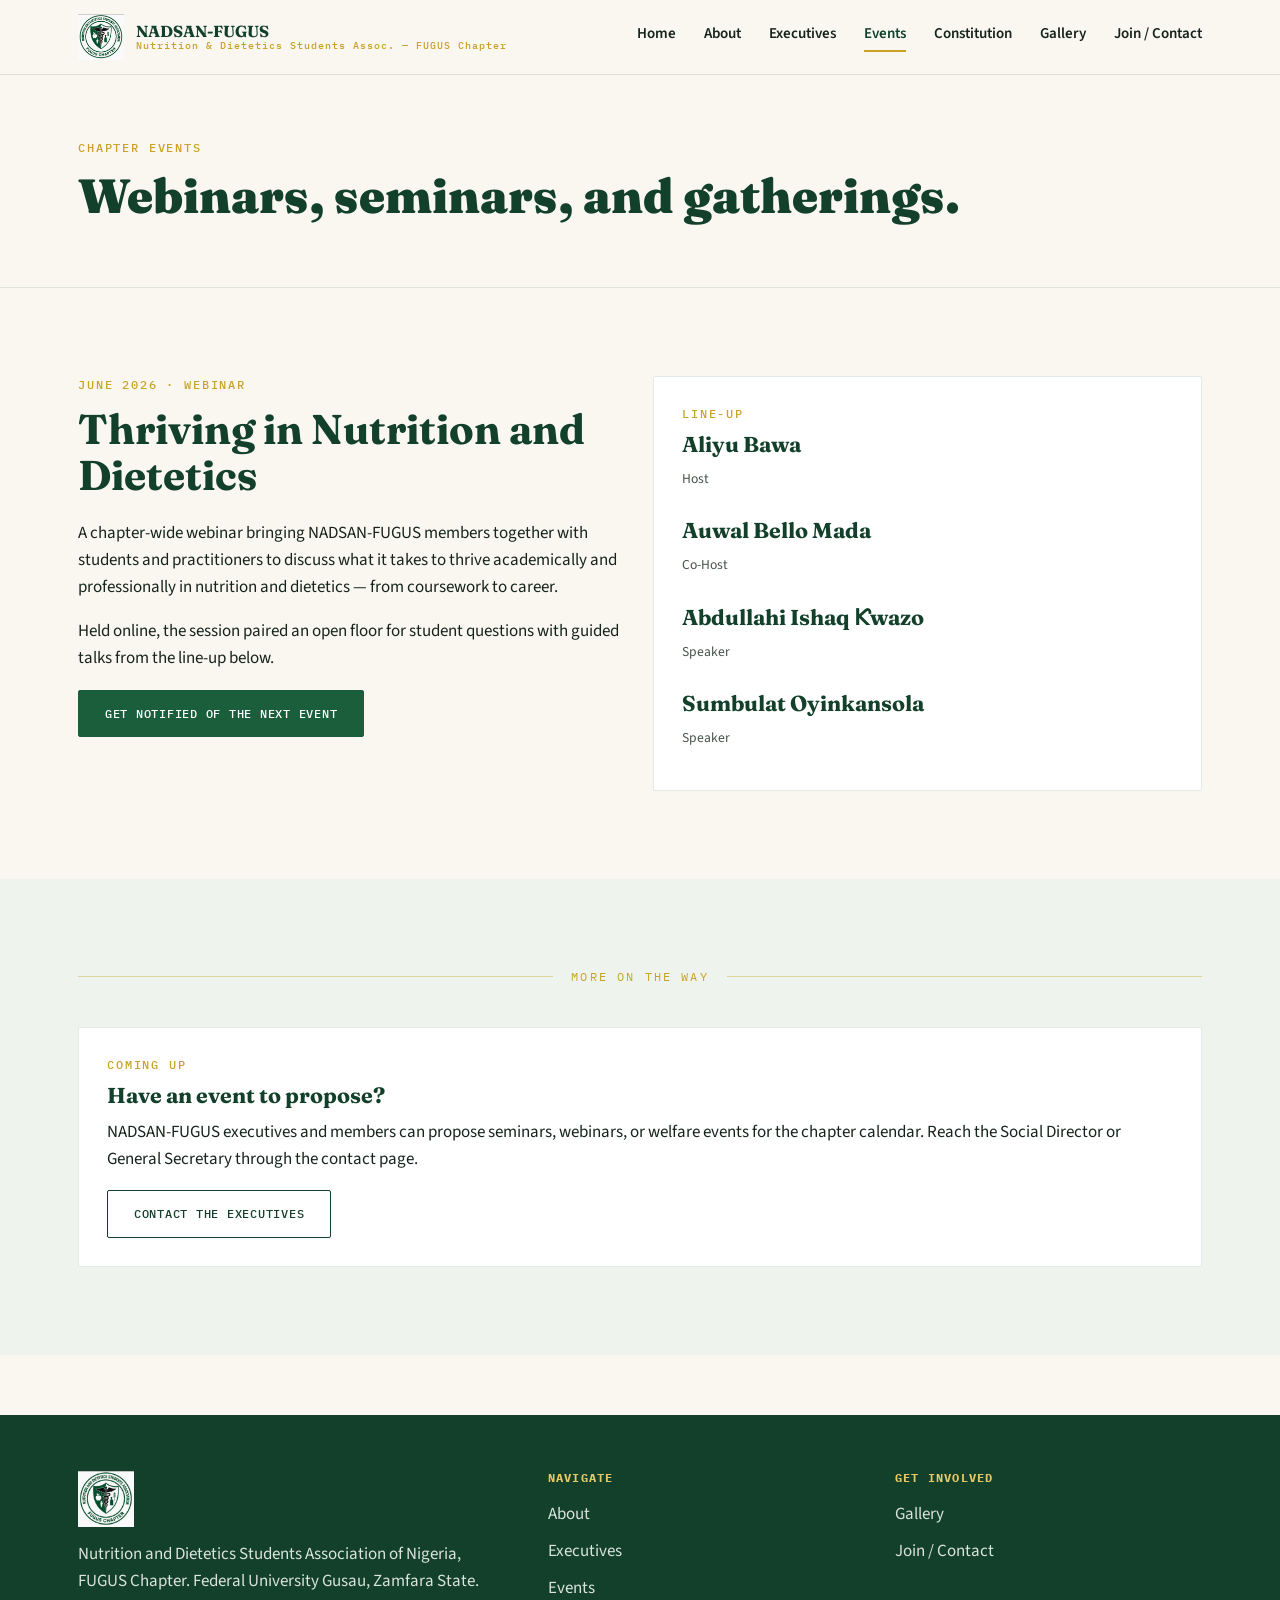
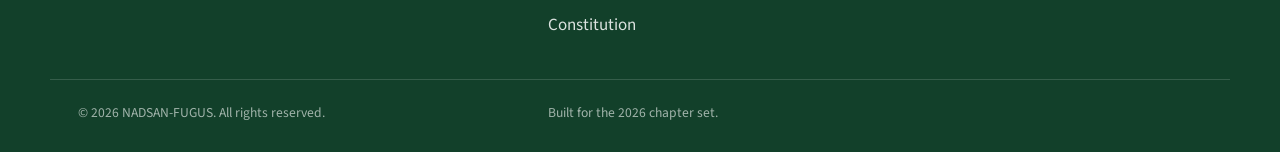
<file: events.html>
<!DOCTYPE html>
<html lang="en">
<head>
<meta charset="UTF-8">
<meta name="viewport" content="width=device-width, initial-scale=1.0">
<title>Events | NADSAN-FUGUS</title>
<link rel="icon" href="images/logo.png">
<link rel="stylesheet" href="css/style.css">
</head>
<body>

<header class="site">
  <div class="nav-wrap">
    <a href="index.html" class="brand">
      <img src="images/logo.png" alt="NADSAN-FUGUS seal">
      <span class="brand-text">NADSAN-FUGUS<span>Nutrition &amp; Dietetics Students Assoc. — FUGUS Chapter</span></span>
    </a>
    <button class="nav-toggle" aria-label="Toggle navigation" aria-expanded="false">☰</button>
    <nav class="links">
      <a href="index.html">Home</a>
      <a href="about.html">About</a>
      <a href="executives.html">Executives</a>
      <a href="events.html">Events</a>
      <a href="constitution.html">Constitution</a>
      <a href="gallery.html">Gallery</a>
      <a href="contact.html">Join / Contact</a>
    </nav>
  </div>
</header>

<section class="page-hero">
  <div class="wrap">
    <p class="eyebrow">Chapter events</p>
    <h1>Webinars, seminars, and gatherings.</h1>
  </div>
</section>

<section>
  <div class="wrap grid grid-2" style="align-items:start;">
    <div>
      <p class="eyebrow">June 2026 · Webinar</p>
      <h2>Thriving in Nutrition and Dietetics</h2>
      <p>A chapter-wide webinar bringing NADSAN-FUGUS members together with students and practitioners to discuss what it takes to thrive academically and professionally in nutrition and dietetics — from coursework to career.</p>
      <p>Held online, the session paired an open floor for student questions with guided talks from the line-up below.</p>
      <a href="contact.html" class="btn btn-solid">Get notified of the next event</a>
    </div>
    <div class="card">
      <p class="eyebrow">Line-up</p>
      <div class="grid" style="gap:16px;">
        <div>
          <h3>Aliyu Bawa</h3>
          <p class="role form-note">Host</p>
        </div>
        <div>
          <h3>Auwal Bello Mada</h3>
          <p class="role form-note">Co-Host</p>
        </div>
        <div>
          <h3>Abdullahi Ishaq Ƙwazo</h3>
          <p class="role form-note">Speaker</p>
        </div>
        <div>
          <h3>Sumbulat Oyinkansola</h3>
          <p class="role form-note">Speaker</p>
        </div>
      </div>
    </div>
  </div>
</section>

<section class="section-alt">
  <div class="wrap">
    <div class="divider-seal"><span>More on the way</span></div>
    <div class="card">
      <p class="eyebrow">Coming up</p>
      <h3>Have an event to propose?</h3>
      <p>NADSAN-FUGUS executives and members can propose seminars, webinars, or welfare events for the chapter calendar. Reach the Social Director or General Secretary through the contact page.</p>
      <a href="contact.html" class="btn btn-ghost">Contact the executives</a>
    </div>
  </div>
</section>

<footer class="site">
  <div class="wrap">
    <div>
      <img src="images/logo.png" alt="NADSAN-FUGUS seal" style="height:56px;width:56px;margin-bottom:14px;">
      <p>Nutrition and Dietetics Students Association of Nigeria, FUGUS Chapter. Federal University Gusau, Zamfara State.</p>
    </div>
    <div>
      <h4>Navigate</h4>
      <ul>
        <li><a href="about.html">About</a></li>
        <li><a href="executives.html">Executives</a></li>
        <li><a href="events.html">Events</a></li>
        <li><a href="constitution.html">Constitution</a></li>
      </ul>
    </div>
    <div>
      <h4>Get involved</h4>
      <ul>
        <li><a href="gallery.html">Gallery</a></li>
        <li><a href="contact.html">Join / Contact</a></li>
      </ul>
    </div>
  </div>
  <div class="wrap footer-bottom">
    <span>© 2026 NADSAN-FUGUS. All rights reserved.</span>
    <span>Built for the 2026 chapter set.</span>
  </div>
</footer>

<script src="js/main.js"></script>
</body>
</html>
</file>
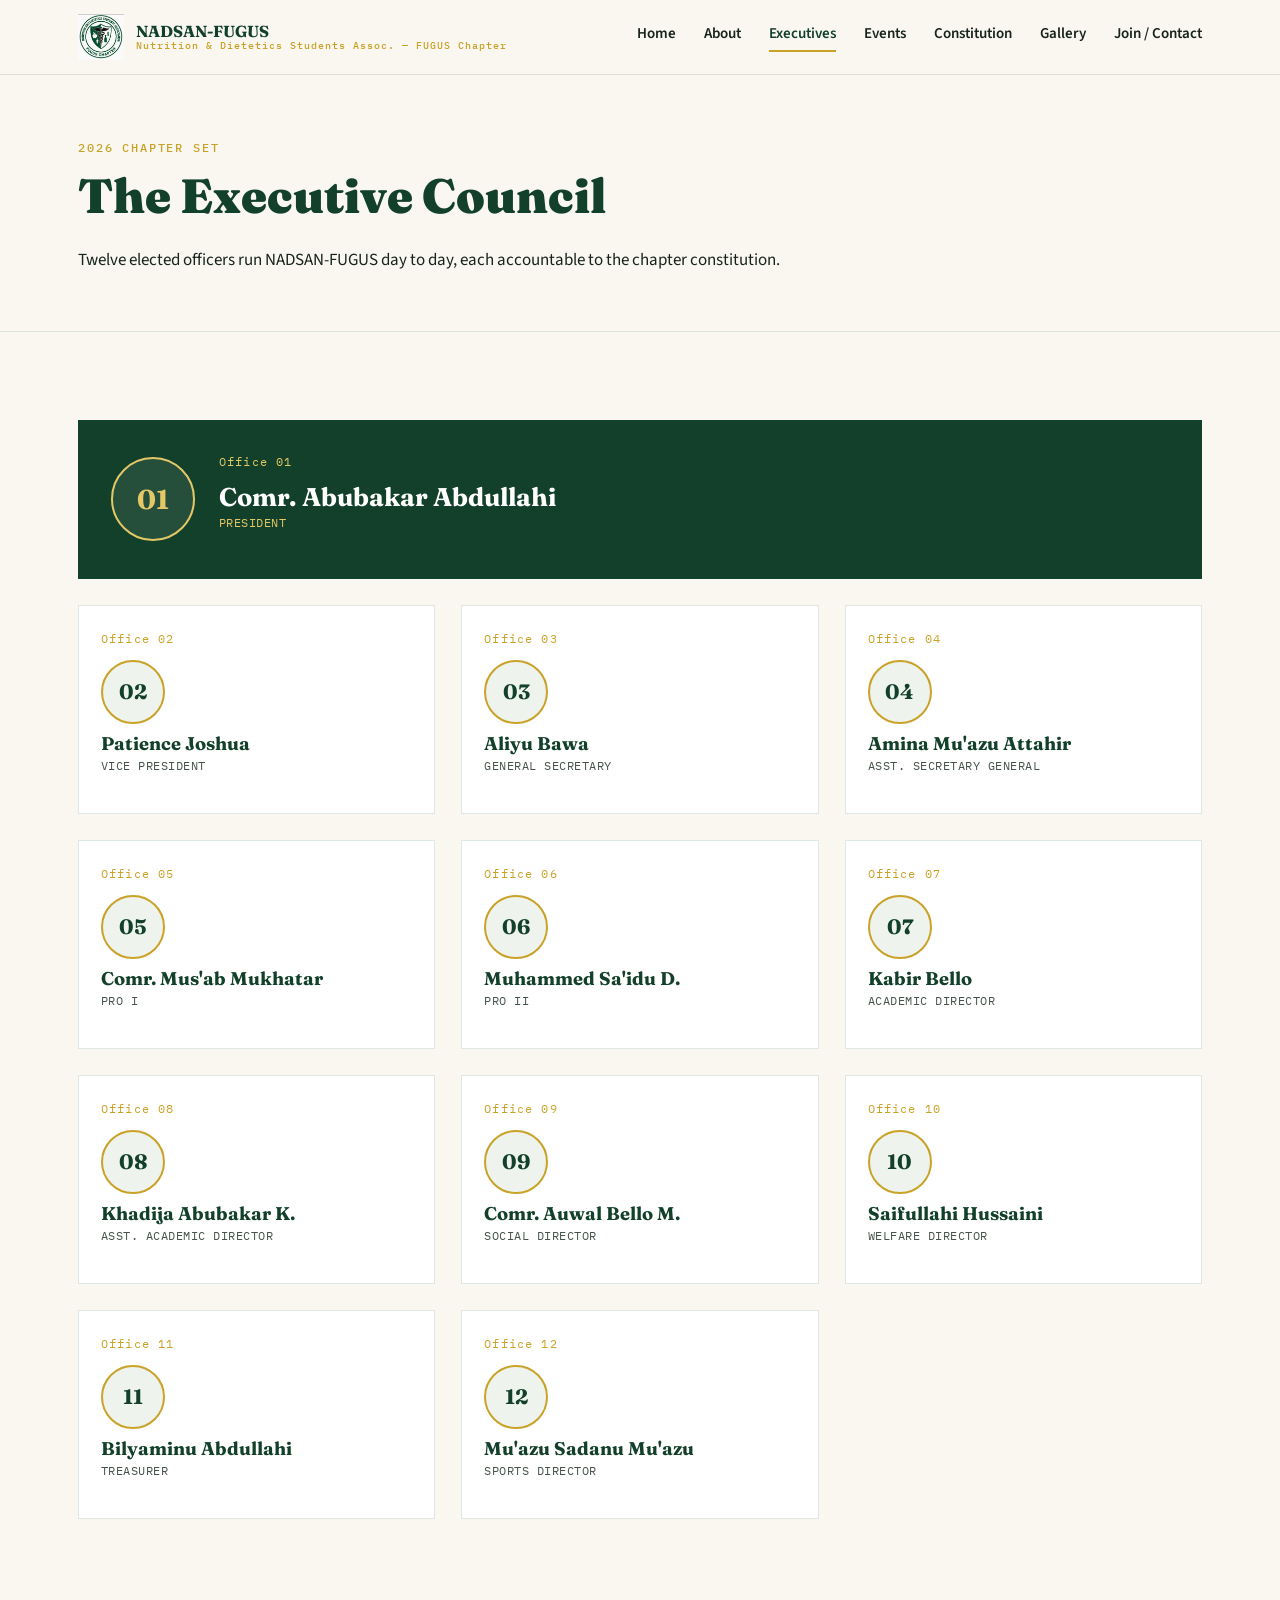
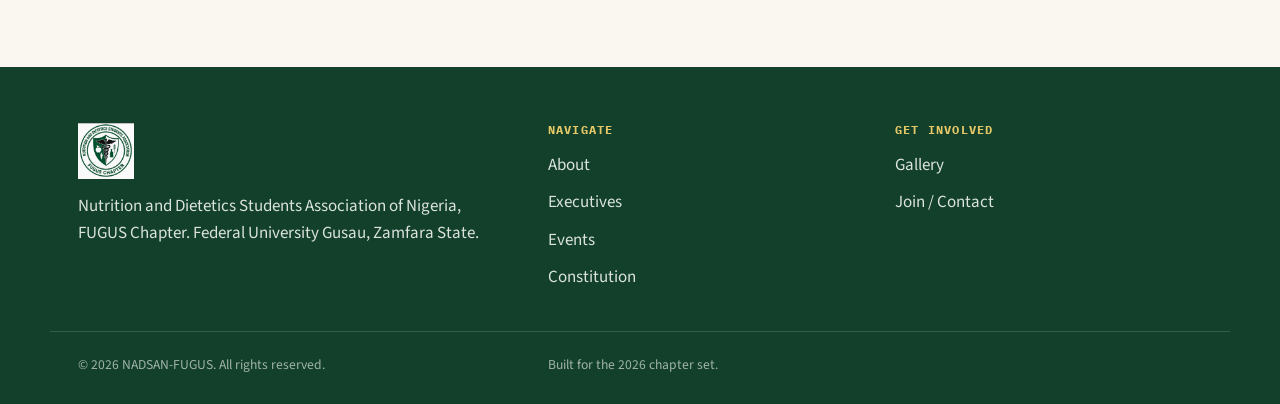
<file: executives.html>
<!DOCTYPE html>
<html lang="en">
<head>
<meta charset="UTF-8">
<meta name="viewport" content="width=device-width, initial-scale=1.0">
<title>Executives | NADSAN-FUGUS</title>
<link rel="icon" href="images/logo.png">
<link rel="stylesheet" href="css/style.css">
</head>
<body>

<header class="site">
  <div class="nav-wrap">
    <a href="index.html" class="brand">
      <img src="images/logo.png" alt="NADSAN-FUGUS seal">
      <span class="brand-text">NADSAN-FUGUS<span>Nutrition &amp; Dietetics Students Assoc. — FUGUS Chapter</span></span>
    </a>
    <button class="nav-toggle" aria-label="Toggle navigation" aria-expanded="false">☰</button>
    <nav class="links">
      <a href="index.html">Home</a>
      <a href="about.html">About</a>
      <a href="executives.html">Executives</a>
      <a href="events.html">Events</a>
      <a href="constitution.html">Constitution</a>
      <a href="gallery.html">Gallery</a>
      <a href="contact.html">Join / Contact</a>
    </nav>
  </div>
</header>

<section class="page-hero">
  <div class="wrap">
    <p class="eyebrow">2026 Chapter Set</p>
    <h1>The Executive Council</h1>
    <p class="lede">Twelve elected officers run NADSAN-FUGUS day to day, each accountable to the chapter constitution.</p>
  </div>
</section>

<section>
  <div class="wrap">
    <div class="grid grid-3">

      <div class="exec-card featured">
        <div class="exec-avatar">01</div>
        <div>
          <p class="rank">Office 01</p>
          <h3>Comr. Abubakar Abdullahi</h3>
          <p class="role">President</p>
        </div>
      </div>

      <div class="exec-card">
        <p class="rank">Office 02</p>
        <div class="exec-avatar" style="margin:10px 0;">02</div>
        <h3>Patience Joshua</h3>
        <p class="role">Vice President</p>
      </div>

      <div class="exec-card">
        <p class="rank">Office 03</p>
        <div class="exec-avatar" style="margin:10px 0;">03</div>
        <h3>Aliyu Bawa</h3>
        <p class="role">General Secretary</p>
      </div>

      <div class="exec-card">
        <p class="rank">Office 04</p>
        <div class="exec-avatar" style="margin:10px 0;">04</div>
        <h3>Amina Mu'azu Attahir</h3>
        <p class="role">Asst. Secretary General</p>
      </div>

      <div class="exec-card">
        <p class="rank">Office 05</p>
        <div class="exec-avatar" style="margin:10px 0;">05</div>
        <h3>Comr. Mus'ab Mukhatar</h3>
        <p class="role">PRO I</p>
      </div>

      <div class="exec-card">
        <p class="rank">Office 06</p>
        <div class="exec-avatar" style="margin:10px 0;">06</div>
        <h3>Muhammed Sa'idu D.</h3>
        <p class="role">PRO II</p>
      </div>

      <div class="exec-card">
        <p class="rank">Office 07</p>
        <div class="exec-avatar" style="margin:10px 0;">07</div>
        <h3>Kabir Bello</h3>
        <p class="role">Academic Director</p>
      </div>

      <div class="exec-card">
        <p class="rank">Office 08</p>
        <div class="exec-avatar" style="margin:10px 0;">08</div>
        <h3>Khadija Abubakar K.</h3>
        <p class="role">Asst. Academic Director</p>
      </div>

      <div class="exec-card">
        <p class="rank">Office 09</p>
        <div class="exec-avatar" style="margin:10px 0;">09</div>
        <h3>Comr. Auwal Bello M.</h3>
        <p class="role">Social Director</p>
      </div>

      <div class="exec-card">
        <p class="rank">Office 10</p>
        <div class="exec-avatar" style="margin:10px 0;">10</div>
        <h3>Saifullahi Hussaini</h3>
        <p class="role">Welfare Director</p>
      </div>

      <div class="exec-card">
        <p class="rank">Office 11</p>
        <div class="exec-avatar" style="margin:10px 0;">11</div>
        <h3>Bilyaminu Abdullahi</h3>
        <p class="role">Treasurer</p>
      </div>

      <div class="exec-card">
        <p class="rank">Office 12</p>
        <div class="exec-avatar" style="margin:10px 0;">12</div>
        <h3>Mu'azu Sadanu Mu'azu</h3>
        <p class="role">Sports Director</p>
      </div>

    </div>
  </div>
</section>

<footer class="site">
  <div class="wrap">
    <div>
      <img src="images/logo.png" alt="NADSAN-FUGUS seal" style="height:56px;width:56px;margin-bottom:14px;">
      <p>Nutrition and Dietetics Students Association of Nigeria, FUGUS Chapter. Federal University Gusau, Zamfara State.</p>
    </div>
    <div>
      <h4>Navigate</h4>
      <ul>
        <li><a href="about.html">About</a></li>
        <li><a href="executives.html">Executives</a></li>
        <li><a href="events.html">Events</a></li>
        <li><a href="constitution.html">Constitution</a></li>
      </ul>
    </div>
    <div>
      <h4>Get involved</h4>
      <ul>
        <li><a href="gallery.html">Gallery</a></li>
        <li><a href="contact.html">Join / Contact</a></li>
      </ul>
    </div>
  </div>
  <div class="wrap footer-bottom">
    <span>© 2026 NADSAN-FUGUS. All rights reserved.</span>
    <span>Built for the 2026 chapter set.</span>
  </div>
</footer>

<script src="js/main.js"></script>
</body>
</html>
</file>
<file: css/style.css>
/* ============================================================
   NADSAN-FUGUS — Design System
   Palette: Chapter Green #1B5E3C, Deep Green #12402A, Gold #C9A227,
            Parchment #FAF7F0, Ink #16241C, Mist #EEF3EE
   Type: Fraunces (display) / Source Sans 3 (body) / IBM Plex Mono (utility)
   ============================================================ */

@import url('https://fonts.googleapis.com/css2?family=Fraunces:opsz,wght@9..144,400;9..144,600;9..144,700;9..144,900&family=Source+Sans+3:wght@400;500;600;700&family=IBM+Plex+Mono:wght@400;500&display=swap');

:root{
  --green:#1B5E3C;
  --green-deep:#12402A;
  --gold:#C9A227;
  --gold-soft:#E4C766;
  --parchment:#FAF7F0;
  --mist:#EEF3EE;
  --ink:#16241C;
  --ink-soft:#465349;
  --white:#FFFFFF;
  --radius:2px;
  --max:1180px;
}

*,*::before,*::after{box-sizing:border-box;}
html{scroll-behavior:smooth;}
body{
  margin:0;
  background:var(--parchment);
  color:var(--ink);
  font-family:'Source Sans 3', sans-serif;
  font-size:17px;
  line-height:1.6;
}
h1,h2,h3,h4{
  font-family:'Fraunces', serif;
  font-weight:700;
  line-height:1.12;
  margin:0 0 .5em;
  color:var(--green-deep);
}
h1{font-size:clamp(2.4rem,5vw,4.2rem); font-weight:900;}
h2{font-size:clamp(1.8rem,3.4vw,2.6rem);}
h3{font-size:1.35rem;}
p{margin:0 0 1em;}
a{color:var(--green);}
img{max-width:100%;display:block;}
.eyebrow{
  font-family:'IBM Plex Mono', monospace;
  font-size:.72rem;
  letter-spacing:.16em;
  text-transform:uppercase;
  color:var(--gold);
  font-weight:500;
}
.wrap{max-width:var(--max); margin:0 auto; padding:0 28px;}
section{padding:88px 0;}
.section-alt{background:var(--mist);}

/* Focus visibility */
a:focus-visible, button:focus-visible{
  outline:3px solid var(--gold);
  outline-offset:2px;
}
@media (prefers-reduced-motion: reduce){
  *{animation:none !important; transition:none !important; scroll-behavior:auto !important;}
}

/* ---------- Header / Nav ---------- */
header.site{
  position:sticky; top:0; z-index:50;
  background:rgba(250,247,240,.94);
  backdrop-filter:blur(6px);
  border-bottom:1px solid rgba(27,94,60,.15);
}
.nav-wrap{
  max-width:var(--max); margin:0 auto; padding:14px 28px;
  display:flex; align-items:center; justify-content:space-between; gap:20px;
}
.brand{display:flex; align-items:center; gap:12px; text-decoration:none; color:var(--ink);}
.brand img{height:46px; width:46px;}
.brand-text{font-family:'Fraunces',serif; font-weight:700; font-size:1rem; line-height:1.15; color:var(--green-deep);}
.brand-text span{display:block; font-family:'IBM Plex Mono',monospace; font-size:.62rem; letter-spacing:.1em; color:var(--gold); font-weight:500;}
nav.links{display:flex; gap:28px; list-style:none; margin:0; padding:0;}
nav.links a{
  text-decoration:none; color:var(--ink); font-weight:600; font-size:.94rem;
  padding-bottom:4px; border-bottom:2px solid transparent;
}
nav.links a:hover, nav.links a.active{border-color:var(--gold); color:var(--green-deep);}
.nav-toggle{display:none; background:none; border:1px solid var(--green); border-radius:var(--radius); padding:8px 10px; cursor:pointer;}
@media (max-width:820px){
  nav.links{
    position:absolute; top:100%; left:0; right:0; background:var(--parchment);
    flex-direction:column; padding:18px 28px; border-bottom:1px solid rgba(27,94,60,.15);
    display:none;
  }
  nav.links.open{display:flex;}
  .nav-toggle{display:block;}
}

/* ---------- Buttons ---------- */
.btn{
  display:inline-flex; align-items:center; gap:8px;
  font-family:'IBM Plex Mono', monospace; font-size:.78rem; letter-spacing:.06em; text-transform:uppercase;
  padding:13px 26px; border-radius:var(--radius); text-decoration:none; font-weight:500;
  border:1px solid var(--green); cursor:pointer; background:none;
}
.btn-solid{background:var(--green); color:var(--white); border-color:var(--green);}
.btn-solid:hover{background:var(--green-deep); border-color:var(--green-deep);}
.btn-gold{background:var(--gold); color:var(--green-deep); border-color:var(--gold); font-weight:700;}
.btn-gold:hover{background:var(--gold-soft); border-color:var(--gold-soft);}
.btn-ghost{color:var(--green-deep); border-color:var(--green-deep);}
.btn-ghost:hover{background:var(--green-deep); color:var(--white);}

/* ---------- Hero (seal motif) ---------- */
.hero{
  position:relative; overflow:hidden;
  padding:80px 0 100px;
  background:
    radial-gradient(circle at 82% 15%, rgba(201,162,39,.14), transparent 45%),
    linear-gradient(180deg, var(--parchment), var(--parchment));
}
.hero-grid{display:grid; grid-template-columns:1.15fr .85fr; gap:56px; align-items:center;}
@media (max-width:900px){.hero-grid{grid-template-columns:1fr;}}
.hero-seal{
  position:relative; display:flex; align-items:center; justify-content:center;
}
.hero-seal img{
  width:min(340px,80%);
  filter:drop-shadow(0 18px 30px rgba(18,64,42,.18));
}
.hero-seal::before{
  content:"";
  position:absolute; inset:0; margin:auto; width:min(400px,88%); aspect-ratio:1;
  border:1px dashed rgba(27,94,60,.35); border-radius:50%;
  animation:spin 60s linear infinite;
}
@keyframes spin{to{transform:rotate(360deg);}}
.hero h1{margin-bottom:.3em;}
.hero .lede{font-size:1.15rem; color:var(--ink-soft); max-width:46ch;}
.hero-cta{display:flex; gap:14px; margin-top:32px; flex-wrap:wrap;}

/* ---------- Cards / grids ---------- */
.grid{display:grid; gap:26px;}
.grid-3{grid-template-columns:repeat(3,1fr);}
.grid-2{grid-template-columns:repeat(2,1fr);}
@media (max-width:900px){.grid-3{grid-template-columns:1fr 1fr;} .grid-2{grid-template-columns:1fr;}}
@media (max-width:620px){.grid-3{grid-template-columns:1fr;}}

.card{
  background:var(--white); border:1px solid rgba(27,94,60,.12);
  padding:28px; border-radius:var(--radius);
}
.card .eyebrow{margin-bottom:10px;}

/* ---------- Exec cards ---------- */
.exec-card{
  background:var(--white); border:1px solid rgba(27,94,60,.14); padding:24px 22px;
  position:relative; overflow:hidden;
}
.exec-card .rank{
  font-family:'IBM Plex Mono',monospace; font-size:.72rem; color:var(--gold); letter-spacing:.1em;
}
.exec-card h3{margin:6px 0 2px; font-size:1.15rem;}
.exec-card .role{font-family:'IBM Plex Mono',monospace; font-size:.78rem; color:var(--ink-soft); text-transform:uppercase; letter-spacing:.04em;}
.exec-card.featured{
  grid-column:1 / -1; background:var(--green-deep); color:var(--white);
  display:flex; align-items:center; gap:24px; padding:32px;
}
.exec-card.featured .rank{color:var(--gold-soft);}
.exec-card.featured h3{color:var(--white); font-size:1.6rem;}
.exec-card.featured .role{color:var(--gold-soft);}
.exec-avatar{
  width:64px; height:64px; border-radius:50%;
  background:var(--mist); border:2px solid var(--gold);
  display:flex; align-items:center; justify-content:center;
  font-family:'Fraunces',serif; font-weight:700; color:var(--green-deep); font-size:1.3rem;
  flex-shrink:0;
}
.exec-card.featured .exec-avatar{background:rgba(255,255,255,.08); color:var(--gold-soft); border-color:var(--gold-soft); width:84px; height:84px; font-size:1.7rem;}

/* ---------- Timeline / articles ---------- */
.divider-seal{
  display:flex; align-items:center; gap:18px; margin:0 0 40px; color:var(--gold);
}
.divider-seal::before,.divider-seal::after{content:""; flex:1; height:1px; background:rgba(201,162,39,.4);}
.divider-seal span{font-family:'IBM Plex Mono',monospace; font-size:.75rem; letter-spacing:.18em; text-transform:uppercase;}

.article-item{border-top:1px solid rgba(27,94,60,.15); padding:22px 0;}
.article-item:last-child{border-bottom:1px solid rgba(27,94,60,.15);}
.article-item .num{font-family:'IBM Plex Mono',monospace; color:var(--gold); font-size:.85rem;}

/* ---------- Footer ---------- */
footer.site{background:var(--green-deep); color:rgba(255,255,255,.85); padding:56px 0 28px; margin-top:60px;}
footer.site .wrap{display:grid; grid-template-columns:1.4fr 1fr 1fr; gap:40px;}
@media (max-width:760px){footer.site .wrap{grid-template-columns:1fr;}}
footer.site h4{color:var(--gold-soft); font-family:'IBM Plex Mono',monospace; font-size:.75rem; letter-spacing:.1em; text-transform:uppercase; margin-bottom:16px;}
footer.site a{color:rgba(255,255,255,.85); text-decoration:none;}
footer.site a:hover{color:var(--gold-soft);}
footer.site ul{list-style:none; margin:0; padding:0; display:flex; flex-direction:column; gap:10px;}
.footer-bottom{border-top:1px solid rgba(255,255,255,.15); margin-top:40px; padding-top:22px; font-size:.85rem; color:rgba(255,255,255,.6); display:flex; justify-content:space-between; flex-wrap:wrap; gap:10px;}

/* ---------- Forms ---------- */
form.stack{display:flex; flex-direction:column; gap:16px; max-width:560px;}
form.stack label{font-family:'IBM Plex Mono',monospace; font-size:.75rem; letter-spacing:.05em; text-transform:uppercase; color:var(--ink-soft); margin-bottom:6px; display:block;}
form.stack input, form.stack select, form.stack textarea{
  width:100%; padding:12px 14px; border:1px solid rgba(27,94,60,.3); border-radius:var(--radius);
  font-family:'Source Sans 3',sans-serif; font-size:1rem; background:var(--white); color:var(--ink);
}
form.stack input:focus, form.stack select:focus, form.stack textarea:focus{outline:2px solid var(--gold); border-color:var(--gold);}
.form-note{font-size:.85rem; color:var(--ink-soft);}
.form-success{background:var(--mist); border:1px solid var(--green); padding:16px 18px; border-radius:var(--radius); display:none;}
.form-success.show{display:block;}

/* ---------- Gallery ---------- */
.gallery-grid{display:grid; grid-template-columns:repeat(3,1fr); gap:14px;}
@media (max-width:760px){.gallery-grid{grid-template-columns:repeat(2,1fr);}}
.gallery-item{aspect-ratio:1; background:var(--mist); border:1px solid rgba(27,94,60,.15); display:flex; align-items:center; justify-content:center; overflow:hidden;}
.gallery-item img{width:100%; height:100%; object-fit:cover;}
.gallery-placeholder{font-family:'IBM Plex Mono',monospace; font-size:.7rem; color:var(--ink-soft); text-align:center; padding:10px;}

/* ---------- Page hero (inner pages) ---------- */
.page-hero{padding:64px 0 40px; border-bottom:1px solid rgba(27,94,60,.12);}
.page-hero h1{font-size:clamp(2rem,4vw,3rem);}

/* ---------- Stat strip ---------- */
.stat-strip{display:flex; gap:0; border:1px solid rgba(27,94,60,.15); background:var(--white);}
.stat{flex:1; padding:26px 22px; border-right:1px solid rgba(27,94,60,.12);}
.stat:last-child{border-right:none;}
.stat .n{font-family:'Fraunces',serif; font-weight:700; font-size:2rem; color:var(--green-deep);}
.stat .l{font-family:'IBM Plex Mono',monospace; font-size:.7rem; text-transform:uppercase; letter-spacing:.08em; color:var(--ink-soft);}
@media (max-width:700px){.stat-strip{flex-wrap:wrap;} .stat{flex:1 1 50%; border-bottom:1px solid rgba(27,94,60,.12);}}
</file>
